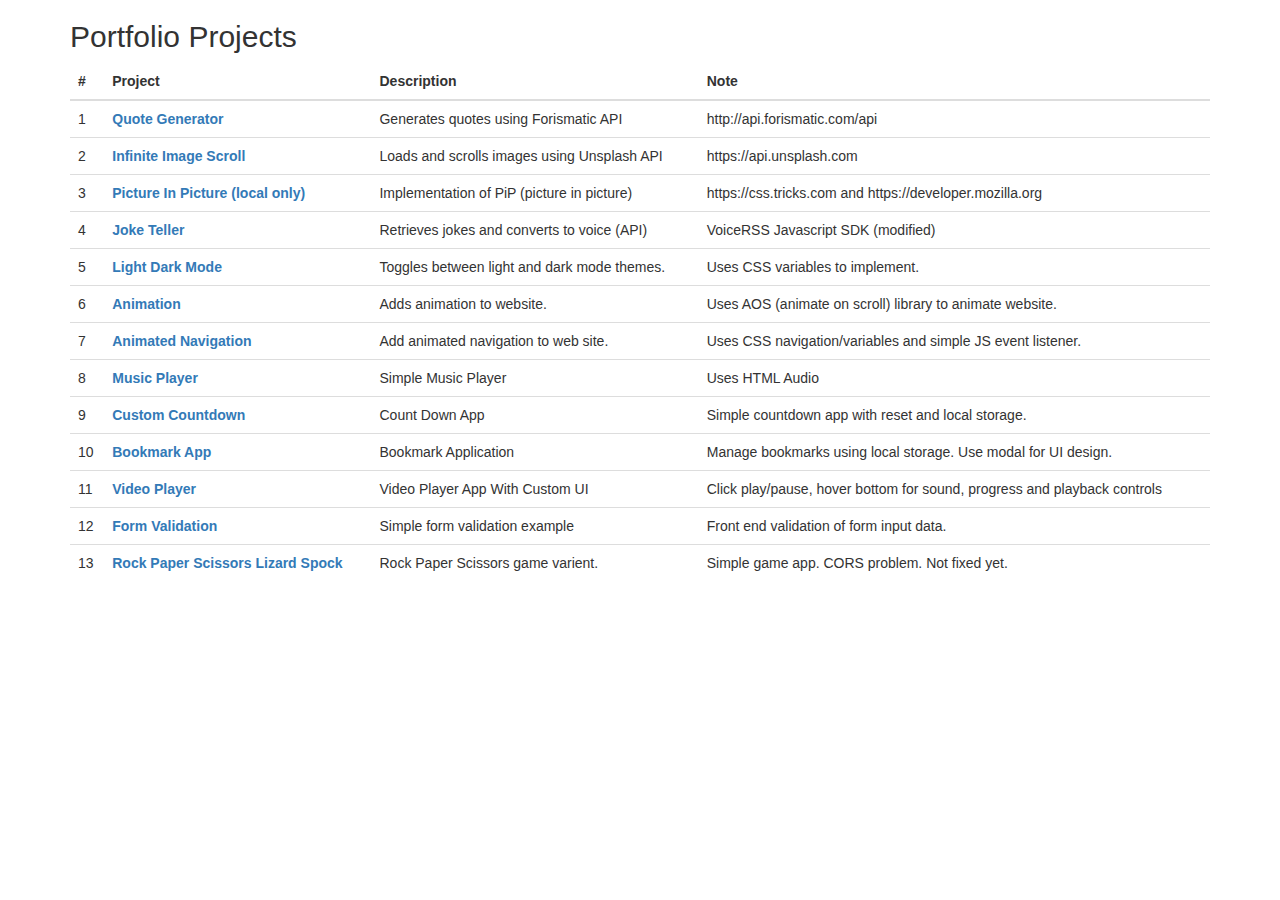
<file: index.html>
<!DOCTYPE html>
<html>
<head>
  <meta name="viewport" content="width=device-width, initial-scale=1">
  <link rel="stylesheet" href="https://maxcdn.bootstrapcdn.com/bootstrap/3.4.1/css/bootstrap.min.css">
  <script src="https://ajax.googleapis.com/ajax/libs/jquery/3.5.1/jquery.min.js"></script>
  <script src="https://maxcdn.bootstrapcdn.com/bootstrap/3.4.1/js/bootstrap.min.js"></script>
</head>
<body>

<div class="container">
  <h2>Portfolio Projects</h2>
  <p></p>
  <div class="table-responsive">
  <table class="table">
    <thead>
      <tr>
        <th>#</th>
        <th>Project</th>
        <th>Description</th>
        <th>Note</th>
      </tr>
    </thead>
    <tbody>
      <tr>
        <td>1</td>
        <td><a href="./quote-generator/quote_generator.html"><b>Quote Generator</b></a></td>
        <td>Generates quotes using Forismatic API</td>
        <td>http://api.forismatic.com/api</td>
      </tr>
      <tr>
        <td>2</td>
        <td><a href="./infinite-scroll/infinite_scroll.html"><b>Infinite Image Scroll</b></a></td>
        <td>Loads and scrolls images using Unsplash API</td>
        <td>https://api.unsplash.com</td>
      </tr>
      <tr>
        <td>3</td>
        <td><a href="./picture-in-picture/picture-in-picture.html"><b>Picture In Picture (local only)</b></a></td>
        <td>Implementation of PiP (picture in picture)</td>
        <td>https://css.tricks.com  and https://developer.mozilla.org</td>
      </tr>
      <tr>
        <td>4</td>
        <td><a href="./joke-teller/joke-teller.html"><b>Joke Teller</b></a></td>
        <td>Retrieves jokes and converts to voice (API)</td>
        <td>VoiceRSS Javascript SDK (modified)</td>
      </tr>
      <tr>
        <td>5</td>
        <td><a href="./light-dark-mode/light-dark-mode.html"><b>Light Dark Mode</b></a></td>
        <td>Toggles between light and dark mode themes.</td>
        <td>Uses CSS variables to implement.</td>
      </tr>
      <tr>
        <td>6</td>
        <td><a href="./animation/animation.html"><b>Animation</b></a></td>
        <td>Adds animation to website.</td>
        <td>Uses AOS (animate on scroll) library to animate website. </td>
      </tr>
      <tr>
        <td>7</td>
        <td><a href="./animated-navigation/animated-navigation.html"><b>Animated Navigation</b></a></td>
        <td>Add animated navigation to web site.</td>
        <td>Uses CSS navigation/variables and simple JS event listener. </td>
      </tr>
      <tr>
        <td>8</td>
        <td><a href="./music-player/music-player.html"><b>Music Player</b></a></td>
        <td>Simple Music Player</td>
        <td>Uses HTML Audio</td>
      </tr>
      <tr>
        <td>9</td>
        <td><a href="./custom-countdown/custom-countdown.html"><b>Custom Countdown</b></a></td>
        <td>Count Down App</td>
        <td>Simple countdown app with reset and local storage.</td>
      </tr>
      <tr>
        <td>10</td>
        <td><a href="./bookmark-app/bookmark-app.html"><b>Bookmark App</b></a></td>
        <td>Bookmark Application</td>
        <td>Manage bookmarks using local storage.  Use modal for UI design.</td>
      </tr>
      <tr>
        <td>11</td>
        <td><a href="./video-player/video-player.html"><b>Video Player</b></a></td>
        <td>Video Player App With Custom UI</td>
        <td>Click play/pause, hover bottom for sound, progress and playback controls</td>
      </tr>
      <tr>
        <td>12</td>
        <td><a href="./form-validation/form-validation.html"><b>Form Validation</b></a></td>
        <td>Simple form validation example</td>
        <td>Front end validation of form input data.</td>
      </tr>
      <tr>
        <td>13</td>
        <td><a href="./spock-rock-game/spock-rock-game.html"><b>Rock Paper Scissors Lizard Spock</b></a></td>
        <td>Rock Paper Scissors game varient.</td>
        <td>Simple game app.  CORS problem. Not fixed yet.</td>
      </tr>
    </tbody>
  </table>
  </div>
</div>
</body>
</html>
</file>
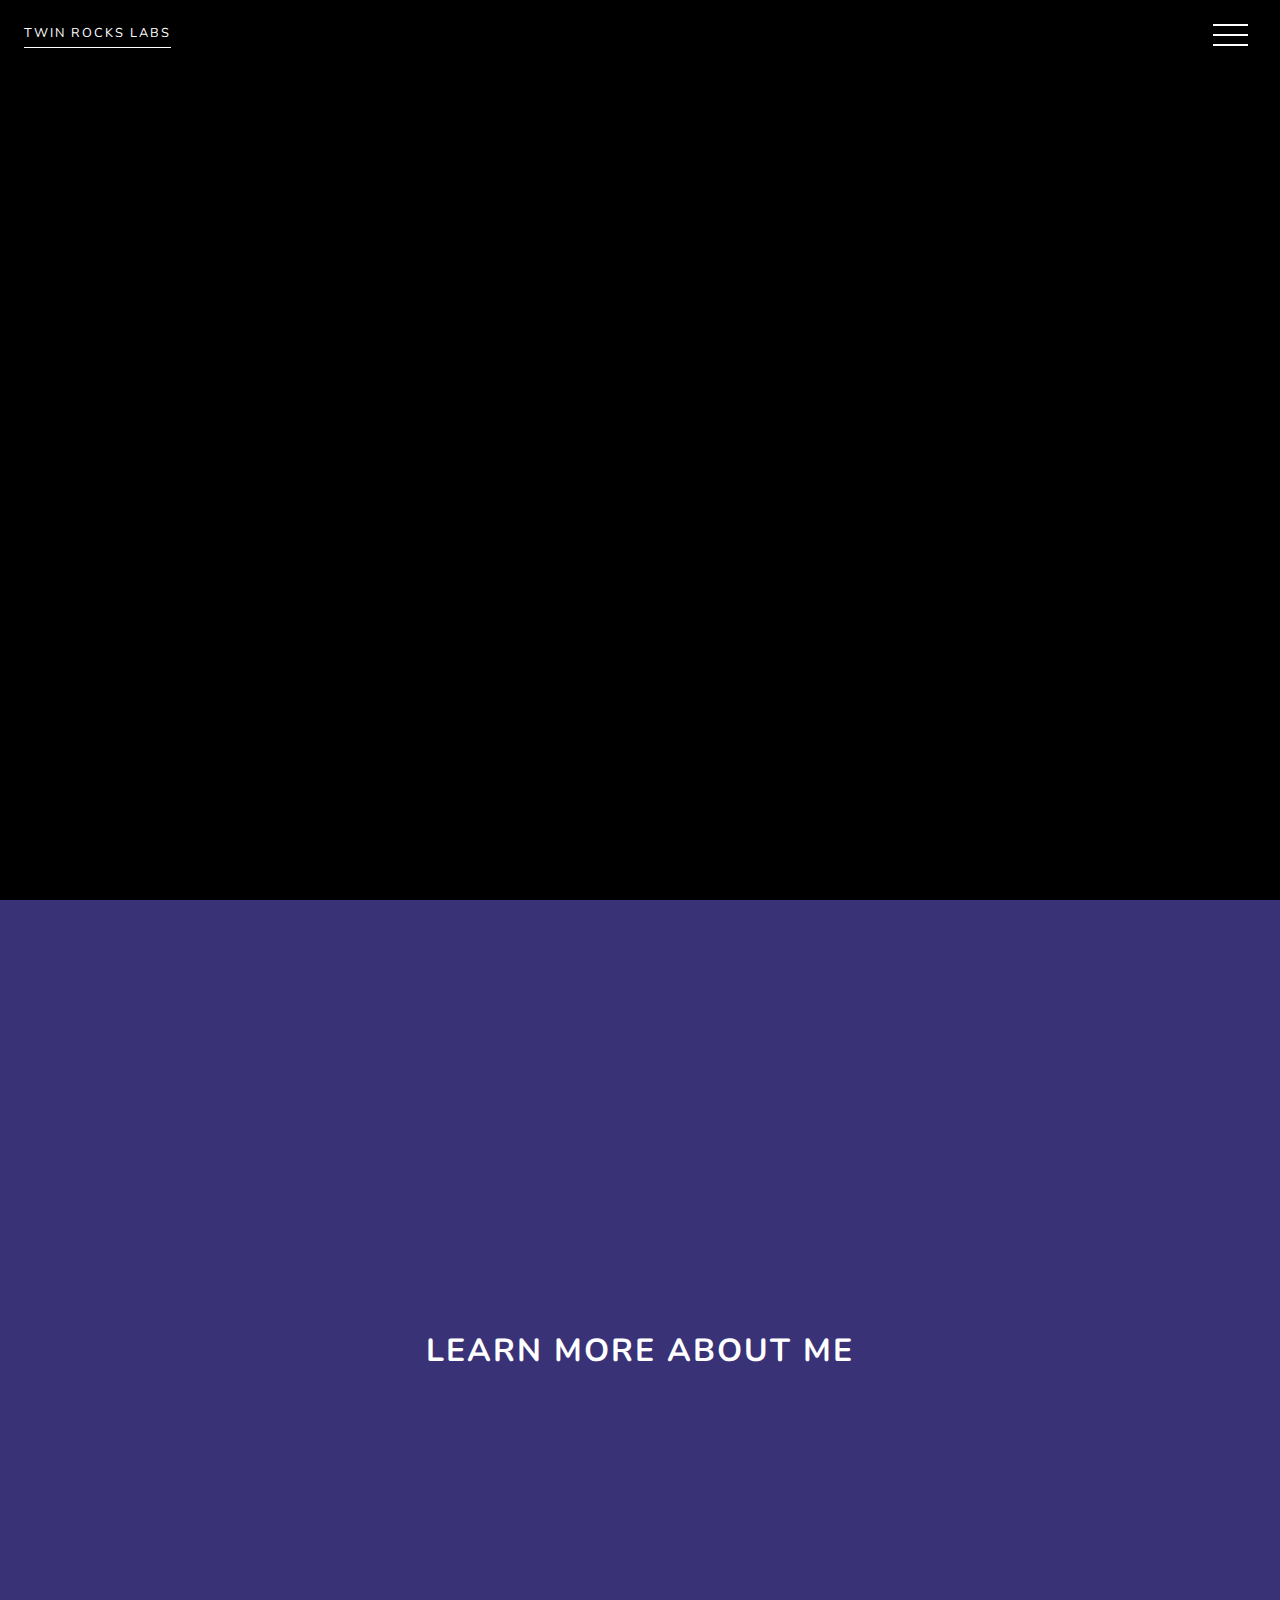
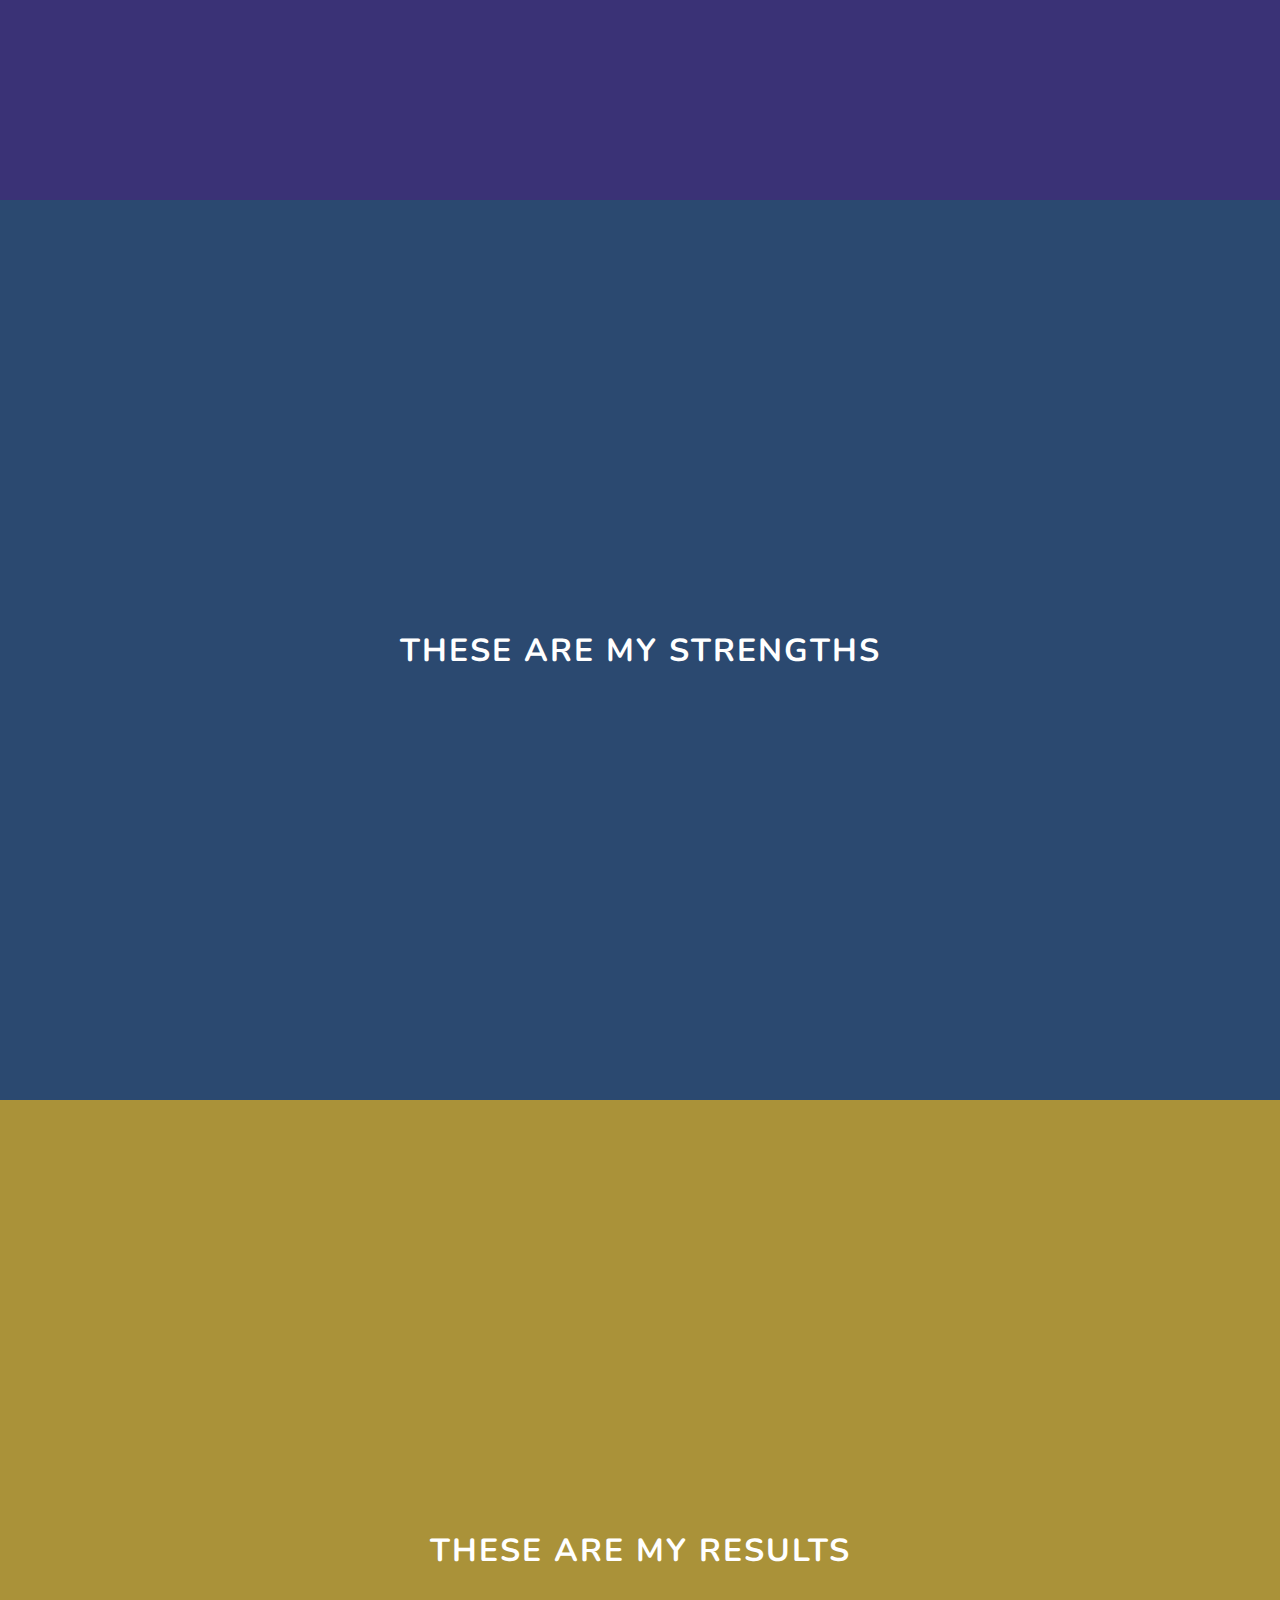
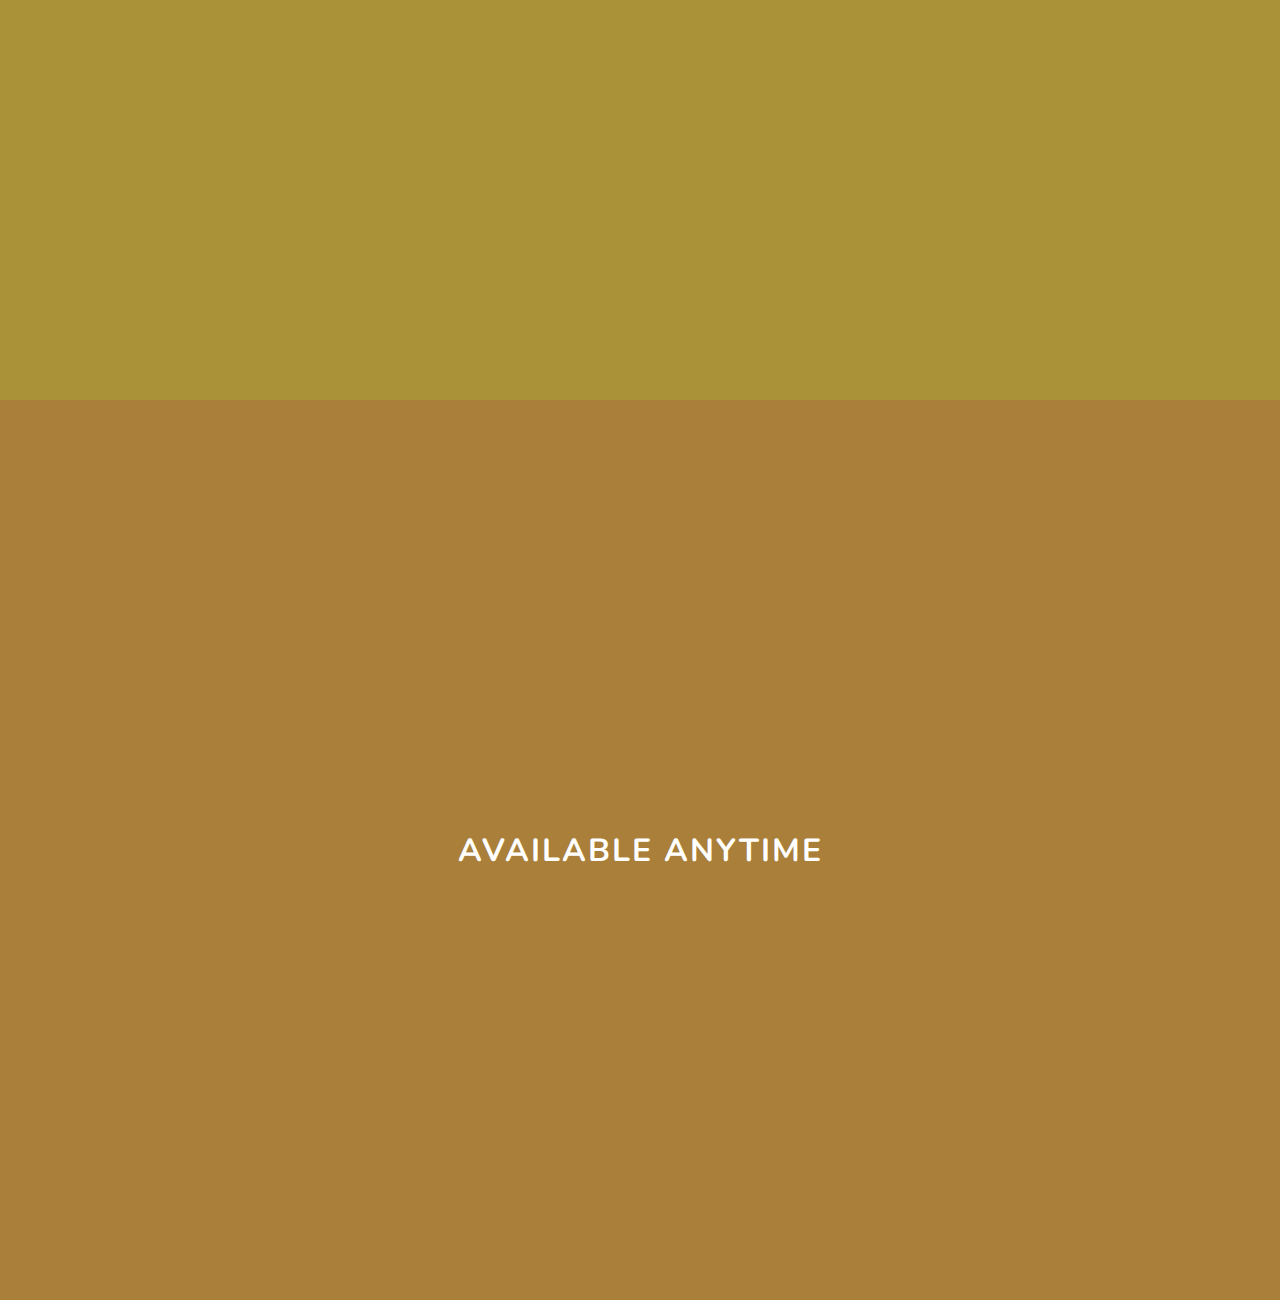
<file: animated-navigation/animated-navigation.html>
<!DOCTYPE html>
<html lang="en">
<head>
  <meta charset="UTF-8">
  <meta name="viewport" content="width=device-width, initial-scale=1.0">
  <title>Animated Navigation</title>
  <link rel="icon" type="image/png" href="favicon.png">
  <link rel="stylesheet" href="animated-navigation.css">
</head>
<body>
  <!-- Menu Overlay -->
  <div class="overlay overlay-slide-left" id="overlay">
    <!-- Menu Items -->
    <nav>
      <ul>
        <li id="nav-1" class="slide-out-1"><a href="#home">Home</a></li>
        <li id="nav-2" class="slide-out-2"><a href="#about">About</a></li>
        <li id="nav-3" class="slide-out-3"><a href="#skills">Skills</a></li>
        <li id="nav-4" class="slide-out-4"><a href="#projects">Projects</a></li>
        <li id="nav-5" class="slide-out-5"><a href="#contact">Contact</a></li>
      </ul>
    </nav>
  </div>
  <!-- Menu Bars -->
  <div class="menu-bars" id="menu-bars">
    <div class="bar1"></div>
    <div class="bar2"></div>
    <div class="bar3"></div>
  </div>
  <!-- Sections -->
  <section id="home"><a href="https://twinrockslabs.com" target="_blank">Twin Rocks Labs</a></section>
  <section id="about"><h1>Learn More About Me</h1></section>
  <section id="skills"><h1>These Are My Strengths</h1></section>
  <section id="projects"><h1>These Are My Results</h1></section>
  <section id="contact"><h1>Available Anytime</h1></section>
  <!-- Script -->
  <script src="animated-navigation.js"></script>
</body>
</html>
</file>
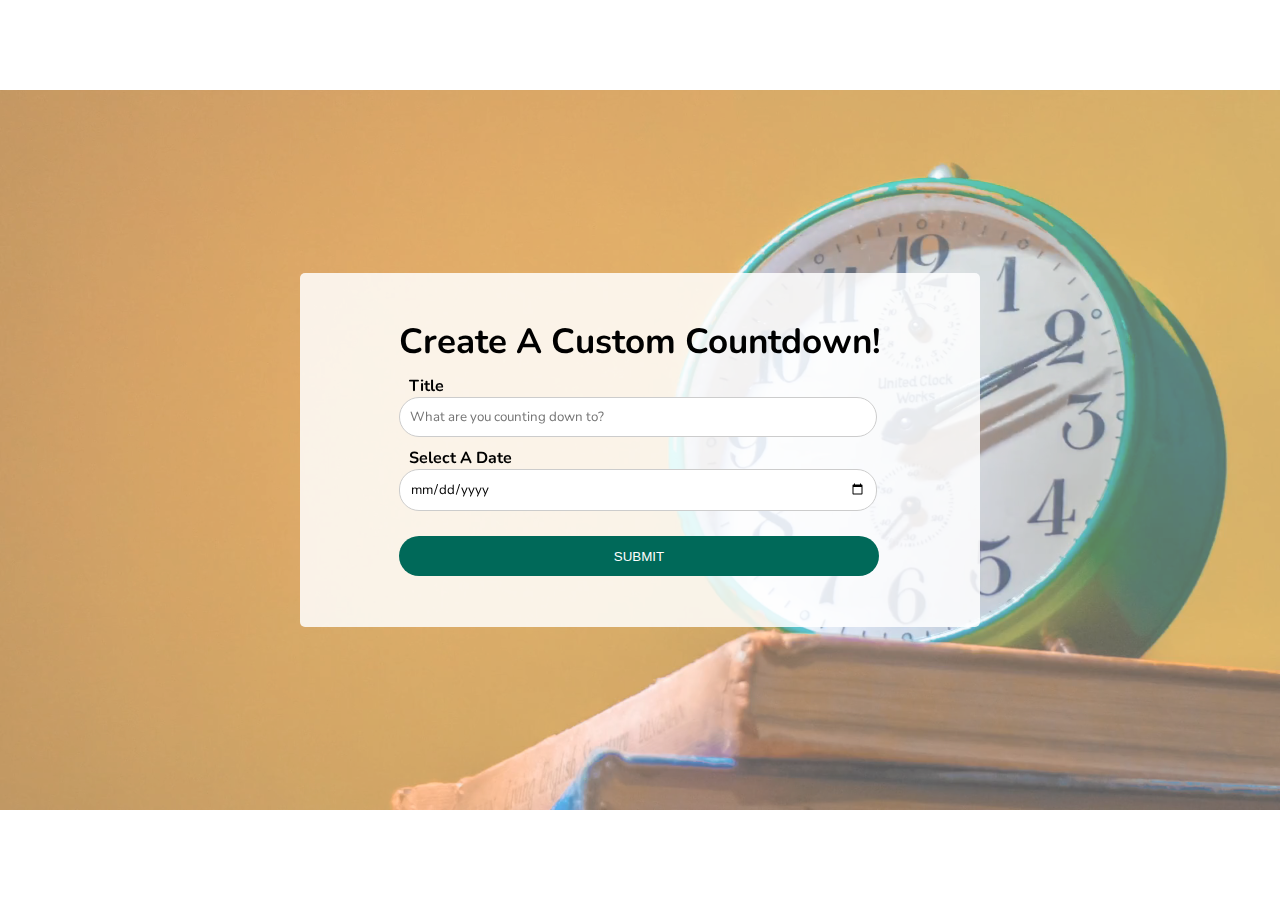
<file: custom-countdown/custom-countdown.html>
<!DOCTYPE html>
<html lang="en">
<head>
    <meta charset="UTF-8">
    <meta name="viewport" content="width=device-width, initial-scale=1.0">
    <title>Custom Countdown</title>
    <link rel="icon" type="image/png" href="favicon.png">
    <link rel="stylesheet" href="custom-countdown.css">
</head>
<body>
    <!-- video backround -->
    <video class="video-background" loop muted autoplay>
      <source src="time.mp4"></source>
    </video>
    <div class="video-overlay"></div>
    <!-- container -->
    <div class="container">
      <!-- input -->
      <div class="input-container" id="input-container">
        <h1>Create A Custom Countdown!</h1>
        <form class="form" id="countdownForm">
            <label for="title">Title</label>
            <input type="text" name="title" placeholder="What are you counting down to?">
            <label for="date-picker">Select A Date</label>
            <input type="date" id="date-picker">
            <button type="submit">Submit</button>
        </form>
      </div>
      <!-- Countdown -->
      <div class="countdown" id="countdown" hidden>
        <h1 id="countdown-title"></h1>
        <ul> <!-- only place where using spans, don't need to assign individ id -->
          <li><span></span>Days</li>
          <li><span></span>Hours</li>
          <li><span></span>Minutes</li>
          <li><span></span>Seconds</li>
        </ul>
        <button id="countdown-button">Reset</button>
      </div>
      <!-- complete -->
      <div class="complete" id="complete" hidden>
        <h1 class="complete-title">Countdown Complete!!!</h1>
        <h1 id="complete-info"></h1>
        <button id="complete-button">New Countdown</button>
      </div>
    </div>
    <!-- Script -->
    <script src="custom-countdown.js"></script>
</body>
</html>
</file>
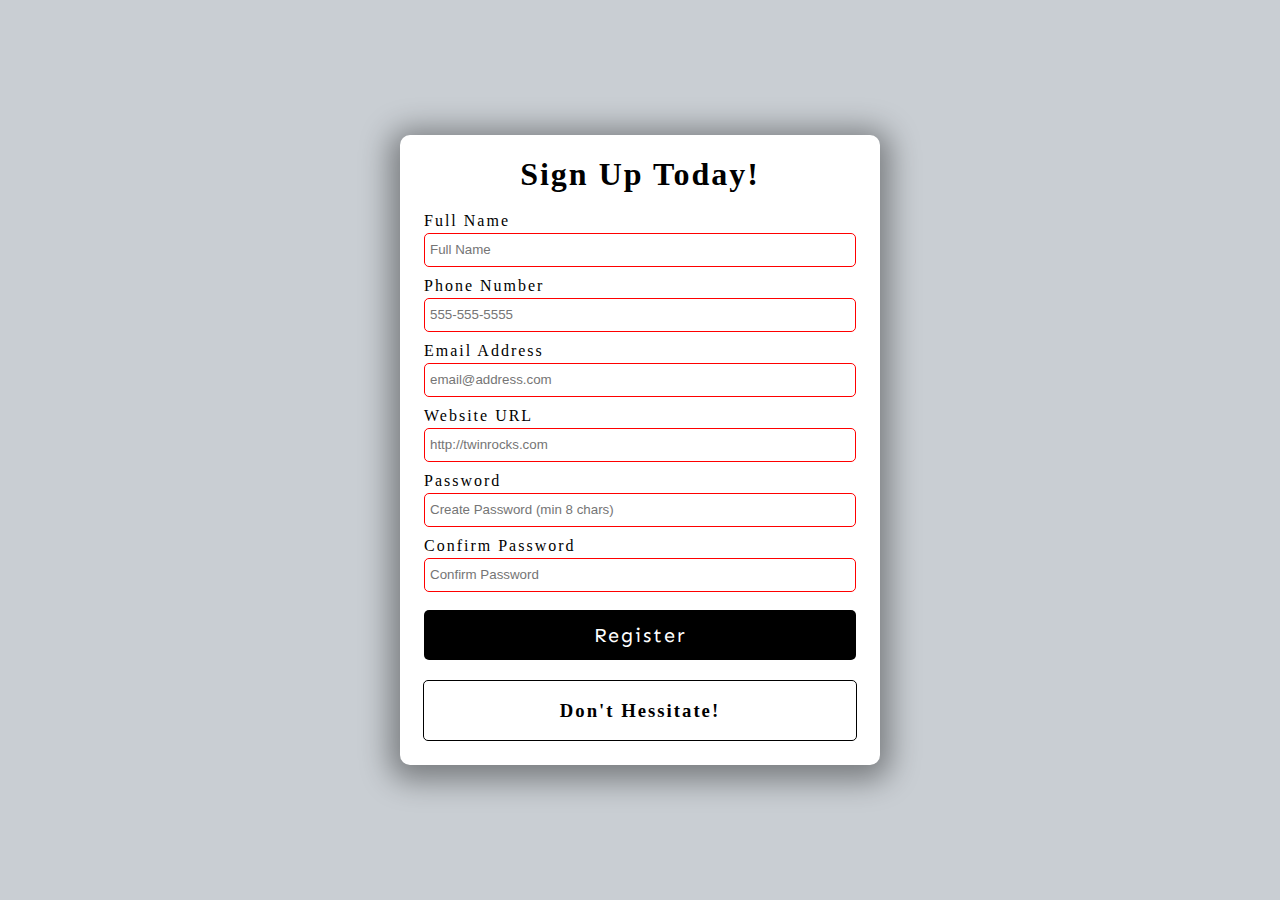
<file: form-validation/form-validation.html>
<!DOCTYPE html>
<html lang="en">
<head>
  <meta charset="UTF-8">
  <meta name="viewport" content="width=device-width, initial-scale=1.0">
  <title>Form Validation</title>
  <link rel="icon" type="image/png" href="favicon.png">
  <link rel="stylesheet" href="form-validation.css">
</head>
<body>
  <div class="container">
    <h1>Sign Up Today!</h1>
    <!-- form -->
    <!-- <form id="form" novalidate> set to novalidate to bypass html validation-->
    <form id="form">
      <!-- full name -->
      <div class="form-group">
        <label for="name">Full Name</label>
        <input type="text" id="name" placeholder="Full Name" name="name"
               required minlength="3" maxlength="100">
      </div>
      <!-- phone number -->
      <div class="form-group">
        <label for="phone">Phone Number</label>
        <input type="tel" id="phone" placeholder="555-555-5555" name="phone"
               required pattern="[0-9]{3}-[0-9]{3}-[0-9]{4}">
      </div>
      <!-- email address -->
      <div class="form-group">
        <label for="email">Email Address</label>
        <input type="email" id="email" placeholder="email@address.com" name="email"
               required>
      </div
      <!-- website url -->
      <div class="form-group">
        <label for="website">Website URL</label>
        <input type="url" id="website" placeholder="http://twinrocks.com" name="website"
               required>
      </div>
      <!-- password -->
      <!-- prob with html password validation, it can pass with 2 different passwords -->
      <!-- need to add JS validation -->
      <div class="form-group">
        <label for="password1">Password</label>
        <input type="password" id="password1" placeholder="Create Password (min 8 chars)"
               required pattern="^(?=.*\d)(?=.*[a-z])(?=.*[A-Z])(?=.*[a-zA-Z]).{8,}$"
               title="Please include at least 1 uppercase char, 1 lower case char and 1 number">
      </div>
      <!-- confirm password -->
      <div class="form-group">
        <label for="password2">Confirm Password</label>
        <input type="password" id="password2" placeholder="Confirm Password" name="password"
               required pattern="^(?=.*\d)(?=.*[a-z])(?=.*[A-Z])(?=.*[a-zA-Z]).{8,}$"
               title="Please include at least 1 uppercase char, 1 lower case char and 1 number">
      </div>
      <button type="submit">Register</button>
    </form>
    <!-- error/success message -->
    <div class="message-container">
      <h3 id="message">Don't Hessitate!</h3>
    </div>
  </div>
  <!-- <script -->
  <script src="form-validation.js"></script>
</body>
</html>
</file>
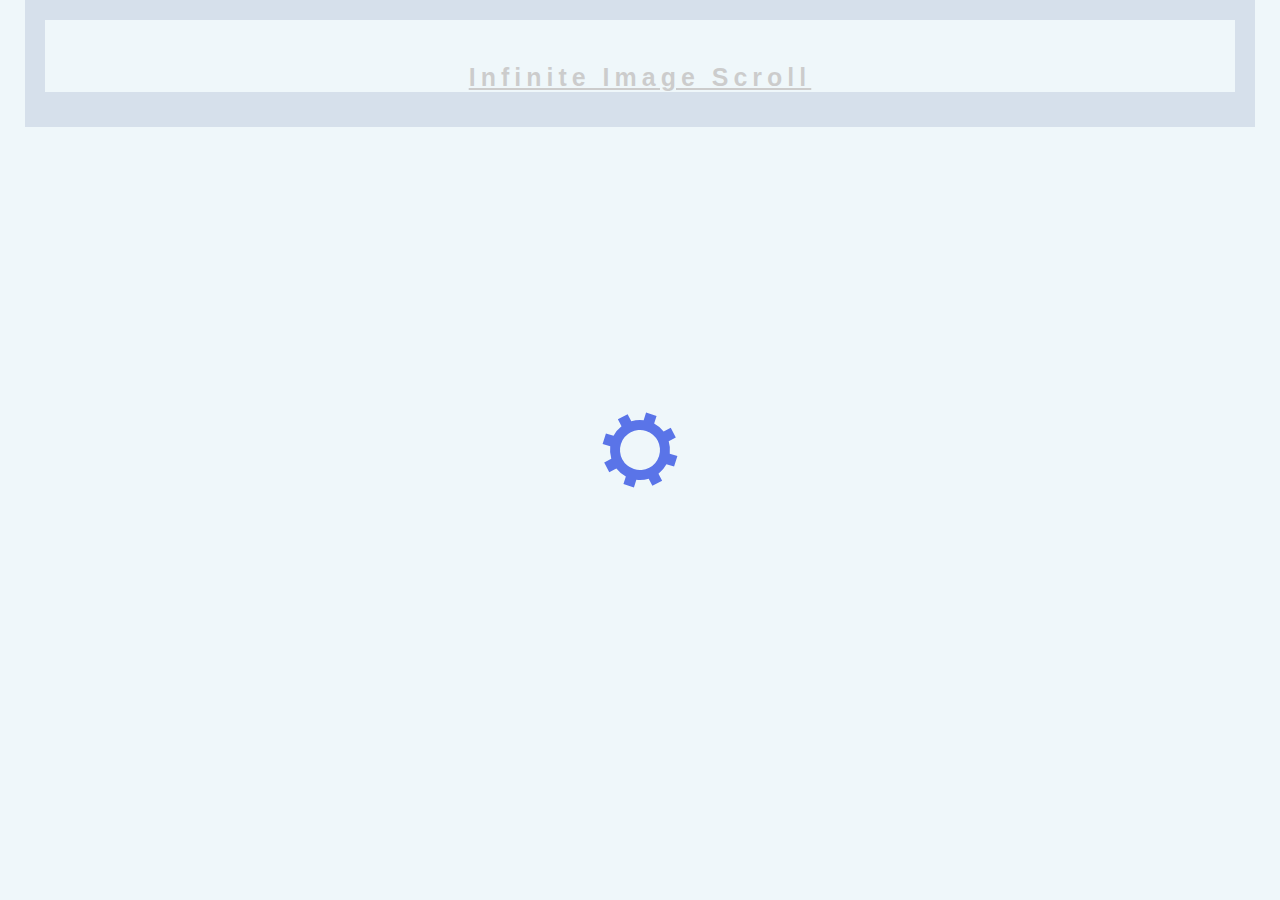
<file: infinite-scroll/infinite_scroll.html>
<!DOCTYPE html>
<html lang="en">
<head>
  <meta charset="UTF-8">
  <meta name="viewport" content="width=device-width, initial-scale=1.0">
  <title>Infinite Scroll</title>
  <link rel="icon" type="image/png" href="favicon.png">
  <link rel="stylesheet" href="infinite_scroll.css">
</head>
<body>
  <div id="pageBorder" >
    <div class="inside-border" >

        <!-- Title -->
        <br>
        <h1>Infinite Image Scroll</h1>

        <!-- ============================================== -->
        <!-- Debug Note:  comment loader div, uncomment images to restyle page
        If you don't you will hit the max image limit of unsplash and not be
        able to load images for 24 hours.  Maybe find alternative. -->
        <!-- ============================================== -->

        <!-- Loader -->
        <div class="loader" id="loader">
          <img src="loader.svg" alt="Loading">
        </div>

        <!-- images -->
        <div class="image-container" id="image-container">
          <!-- <img src="test_image_creek_bridge.jpeg" alt="">
          <img src="test_image_creek_bridge.jpeg" alt="">
          <img src="test_image_creek_bridge.jpeg" alt="">
          <img src="test_image_creek_bridge.jpeg" alt="">
          <img src="test_image_creek_bridge.jpeg" alt=""> -->
        </div>

      </div>
  </div>

  <!-- <script -->
  <script src="infinite_scroll.js"></script>
</body>
</html>
</file>
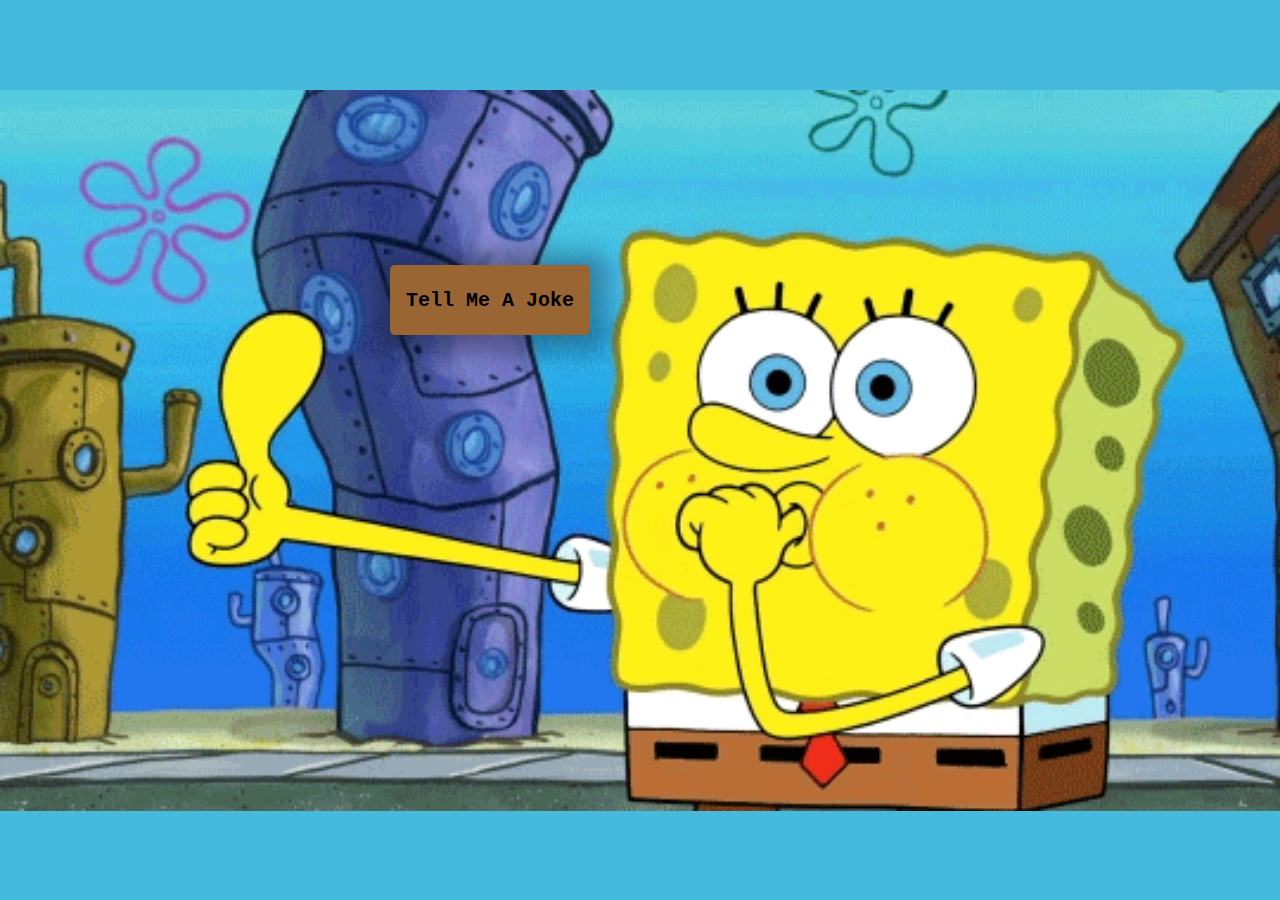
<file: joke-teller/joke-teller.html>
<!DOCTYPE html>
<html lang="en">
<head>
    <meta charset="UTF-8">
    <meta name="viewport" content="width=device-width, initial-scale=1.0">
    <title>Joke Teller</title>
    <link rel="icon" type="image/png" href="favicon.png">
    <link rel="stylesheet" href="joke-teller.css">
</head>
<body>
  <div class="container">
    <button id="button">Tell Me A Joke</button>
    <audio id="audio" controls hidden></audio>
  </div>
    <!-- Script -->
    <script src="joke-teller-voice.js"></script>
    <script src="joke-teller.js"></script>

</body>
</html>
</file>
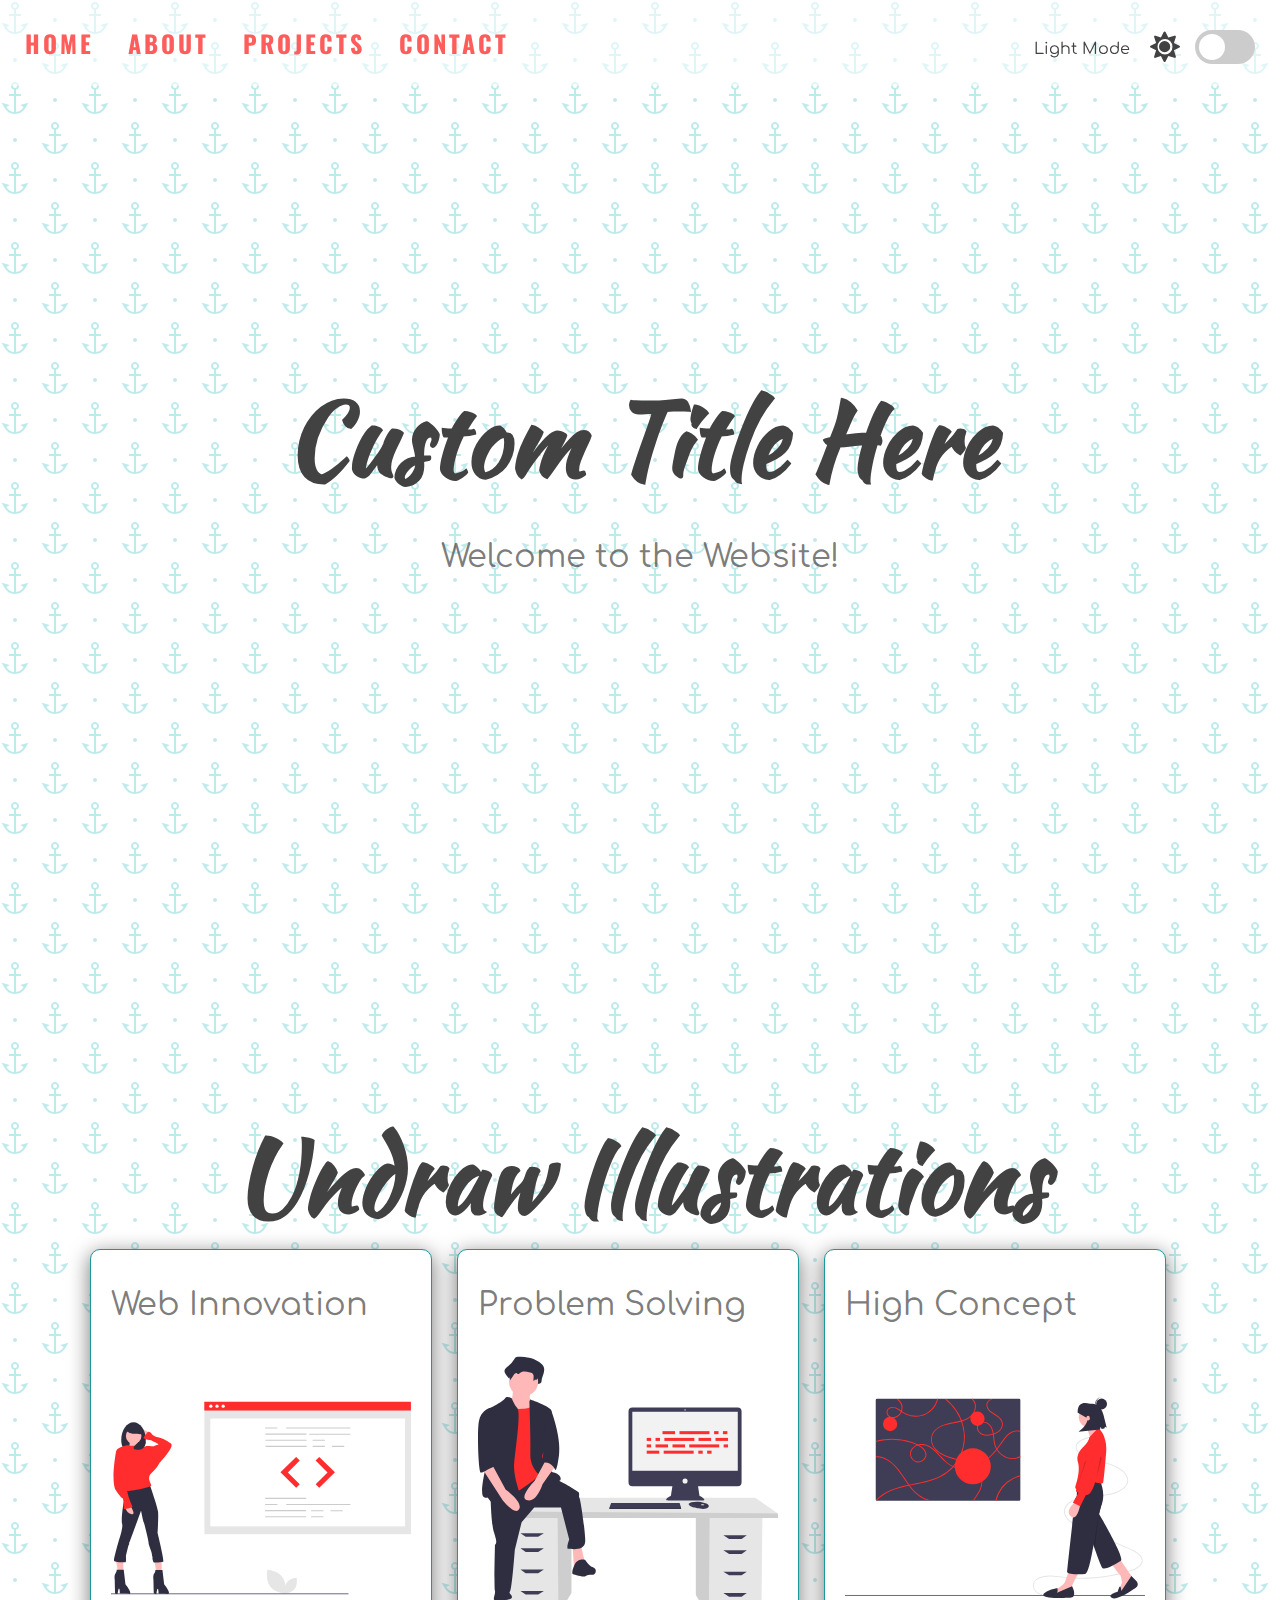
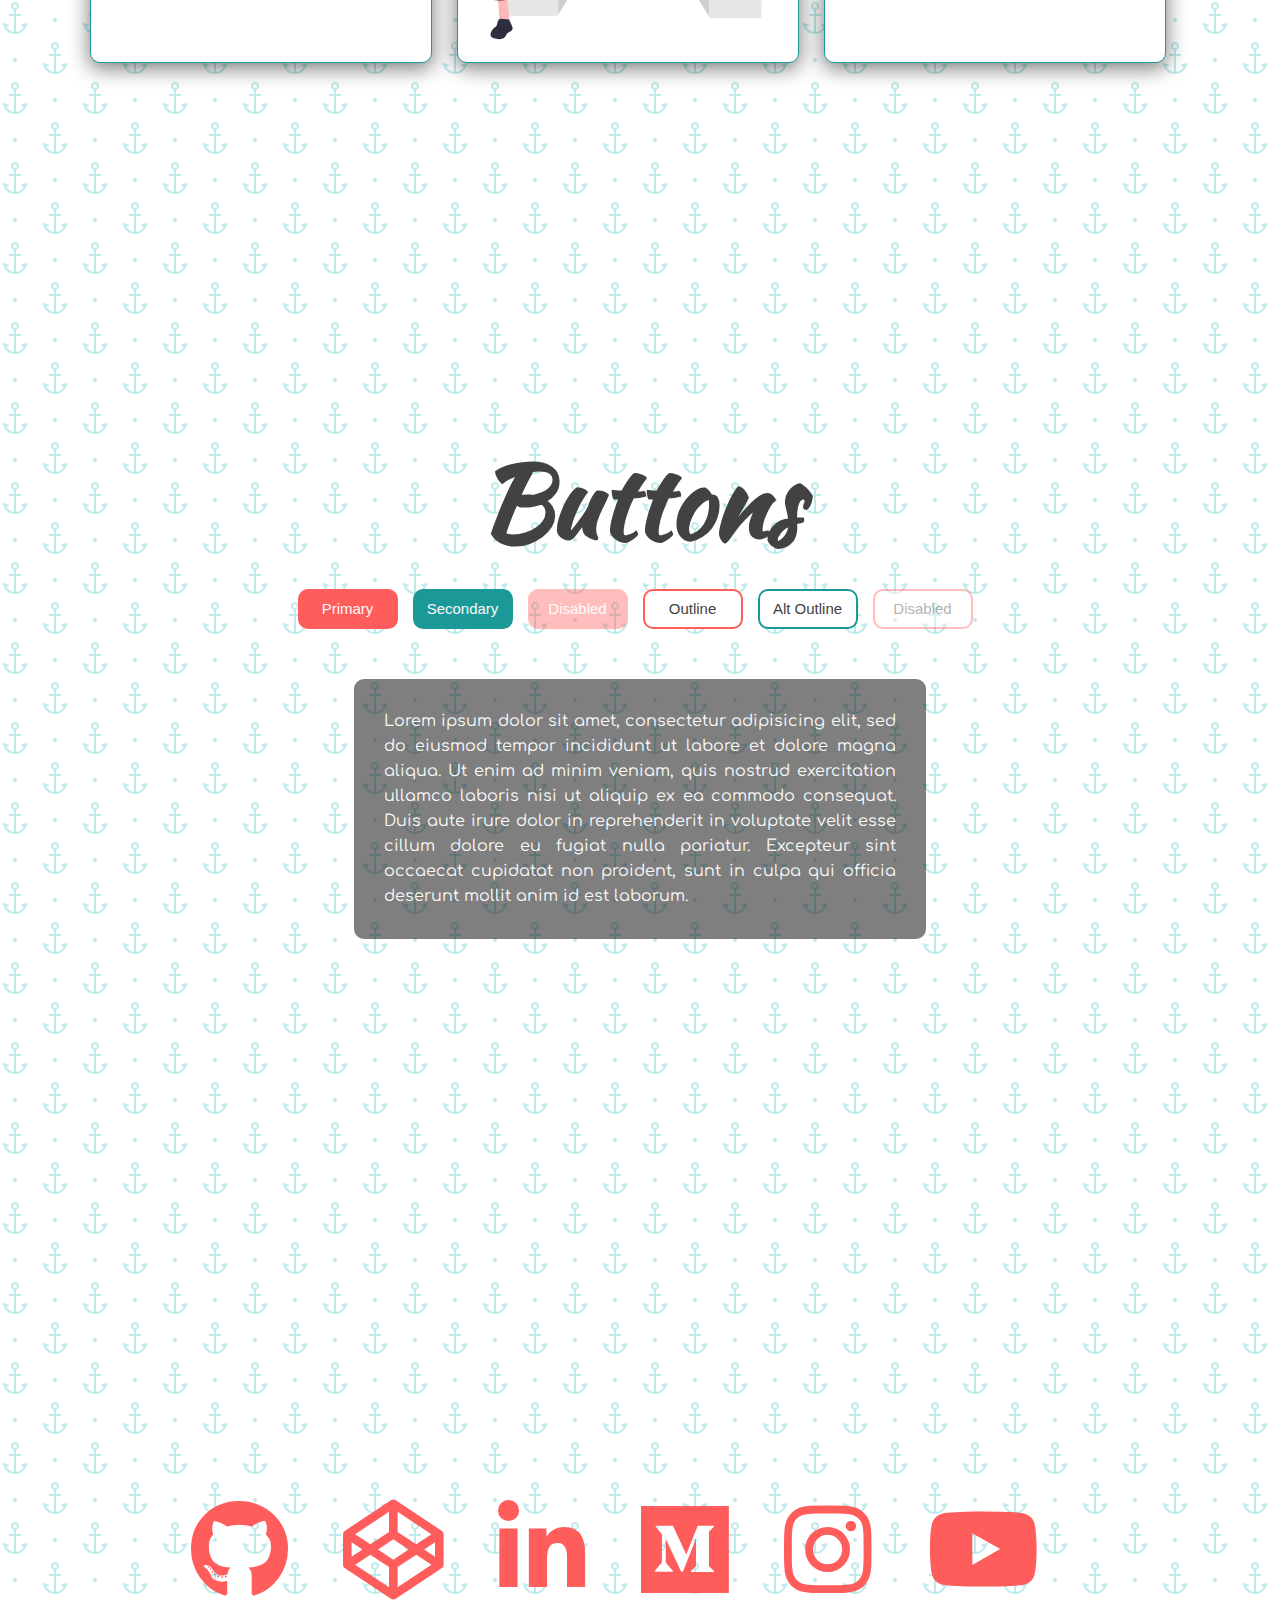
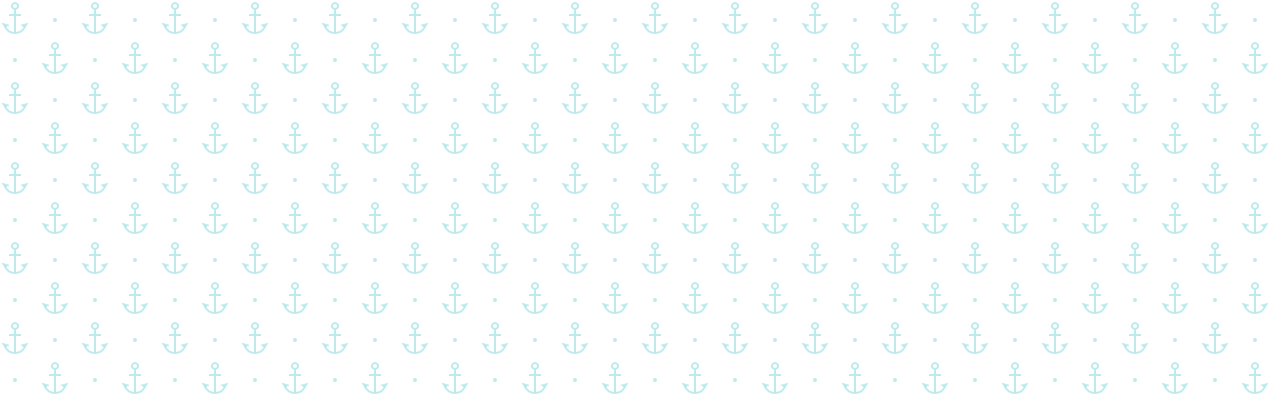
<file: light-dark-mode/light-dark-mode.html>
<!DOCTYPE html>
<html lang="en">
<head>
    <meta charset="UTF-8">
    <meta name="viewport" content="width=device-width, initial-scale=1.0">
    <title>Light Dark Mode</title>
    <link rel="icon" type="image/png" href="favicon.png">
    <link rel="stylesheet" href="https://cdnjs.cloudflare.com/ajax/libs/font-awesome/5.10.2/css/all.min.css"/>
    <link rel="stylesheet" href="light-dark-mode.css">
</head>

<body>
  <!-- dark mode switch -->
  <div class="theme-switch-wrapper">
    <span id="toggle-icon">
      <span class="toggle-text">Light Mode</span>
      <i class="fas fa-sun"></i>
    </span>
    <label class="theme-switch">
      <input type="checkbox">
      <div class="slider round"></div>
    </label>
  </div>

  <!-- Navigation -->
  <nav id="nav">
    <a href="#home">HOME</a>
    <a href="#about">ABOUT</a>
    <a href="#projects">PROJECTS</a>
    <a href="#contact">CONTACT</a>
  </nav>

    <!-- Home Section -->
    <section id="home">
      <div class="title-group">
        <h1>Custom Title Here</h1>
        <h2>Welcome to the Website!</h2>
      </div>
    </section>
    <!-- About Section -->
    <section id="about">
      <h1>Undraw Illustrations</h1>
      <div class="about-container">
        <div class="image-container">
          <h2>Web Innovation</h2>
          <img src="img/undraw_proud_coder_light.svg" alt="Proud Coder" id="image1">
        </div>

        <div class="image-container">
          <h2>Problem Solving</h2>
          <img src="img/undraw_feeling_proud_light.svg" alt="Feeling" id="image2">
        </div>

        <div class="image-container">
          <h2>High Concept</h2>
          <img src="img/undraw_conceptual_idea_light.svg" alt="Idea" id="image3">
        </div>
      </div>
    </section>

    <!-- Projects Section -->
    <section id="projects">
      <h1>Buttons</h1>
      <div class="buttons">
        <button class="primary">Primary</button>
        <button class="secondary">Secondary</button>
        <button class="primary" disabled>Disabled</button>
        <button class="outline">Outline</button>
        <button class="secondary outline">Alt Outline</button>
        <button class="outline" disabled>Disabled</button>
      </div>

      <div class="text-box" id="text-box">
        <p>Lorem ipsum dolor sit amet, consectetur adipisicing elit, sed do eiusmod tempor incididunt ut labore et dolore magna aliqua. Ut enim ad minim veniam, quis nostrud exercitation ullamco laboris nisi ut aliquip ex ea commodo consequat. Duis aute irure dolor in reprehenderit in voluptate velit esse cillum dolore eu fugiat nulla pariatur. Excepteur sint occaecat cupidatat non proident, sunt in culpa qui officia deserunt mollit anim id est laborum.</p>
      </div>

    </section>

    <!-- Contact Section -->
    <section id="contact">
      <div class="social-icons">
        <i class="fab fa-github"></i>
        <i class="fab fa-codepen"></i>
        <i class="fab fa-linkedin-in"></i>
        <i class="fab fa-medium"></i>
        <i class="fab fa-instagram"></i>
        <i class="fab fa-youtube"></i>
      </div>
    </section>

    <!-- Script -->
    <script src="light-dark-mode.js"></script>
</body>
</html>
</file>
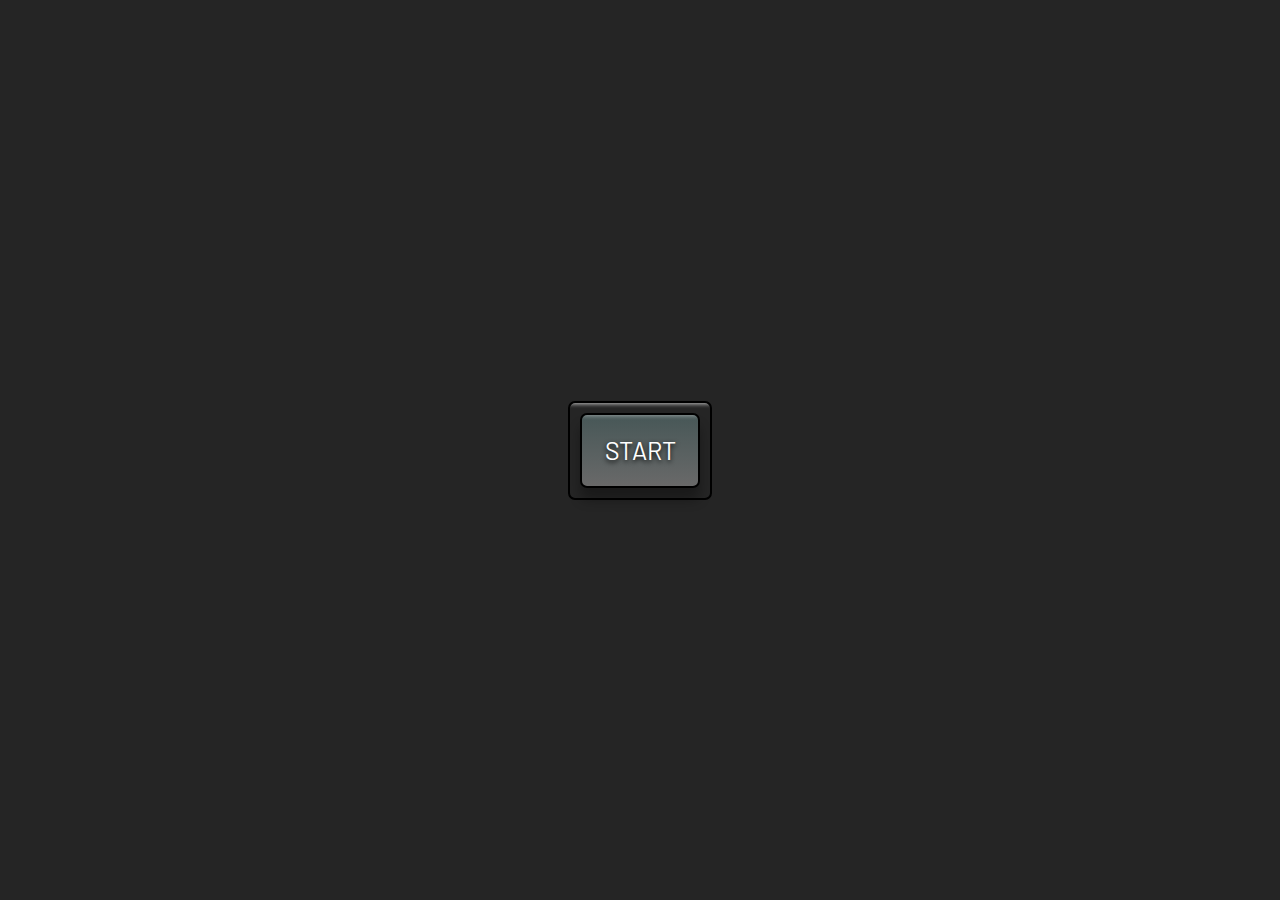
<file: picture-in-picture/picture-in-picture.html>
<!DOCTYPE html>
<html lang="en">
<head>
  <meta charset="UTF-8">
  <meta name="viewport" content="width=device-width, initial-scale=1.0">
  <link rel="icon" type="image/png" href="favicon.png">
  <title>Picture In Picture</title>
  <link rel="stylesheet" href="picture-in-picture.css">
</head>
<body>

  <!-- Video -->
  <video id="video" controls height="360" width = "640" hidden ></video>

  <!-- Button -->
  <div class="button-container">
    <button id="button">START</button>
  </div>

  <!-- <script -->
  <script src="picture-in-picture.js"></script>

</body>
</html>
</file>
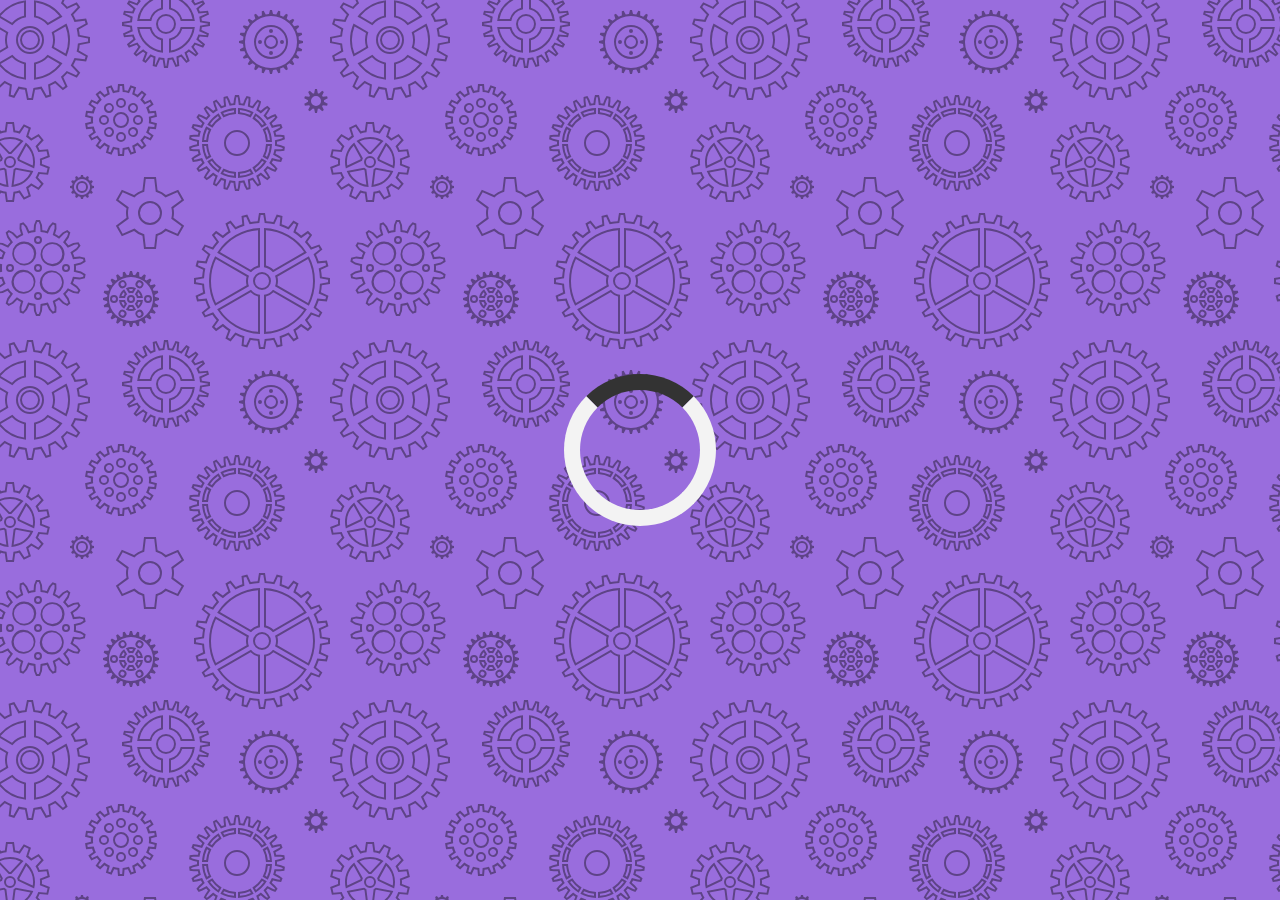
<file: quote-generator/quote_generator.html>
<!DOCTYPE html>
<html lang="en">
<head>
    <meta charset="UTF-8">
    <meta name="viewport" content="width=device-width, initial-scale=1.0">
    <title>Quote Generator</title>
    <link rel="icon" type="image/png" href="favicon.png">
    <link rel="stylesheet" href="https://cdnjs.cloudflare.com/ajax/libs/font-awesome/5.10.2/css/all.min.css"/>
    <link rel="stylesheet" href="quote_generator.css">
</head>
<body>
    <div class="quote-container" id="quote-container">
        <!-- Quote -->
        <div class="quote-text">
            <i class="fas fa-quote-left"></i>
            <span id="quote"></span>
        </div>
        <!-- Author -->
        <div class="quote-author">
            <span id="author"></span>
        </div>
        <!-- Buttons -->
        <div class="button-container">
            <button class="twitter-button" id="twitter" title="Tweet This!">
                <i class="fab fa-twitter"></i>
            </button>
            <button id="new-quote">New Quote</button>
        </div>
    </div>
    <!-- Loader -->
    <div class="loader" id="loader"></div>
    <!-- Script -->
    <script src="quote_generator.js"></script>
</body>
</html>
</file>
<file: custom-countdown/custom-countdown.css>
@import url('https://fonts.googleapis.com/css2?family=Nunito&display=swap');

html {
  box-sizing: border-box;
}

body {
  margin: 0;
  min-height: 100vh;
  overflow-y: hidden;
  display: flex;
  align-items: center;
  font-family: Nunito, sans-serif;
}

/* Video Background */
.video-background {
  position: fixed;
  right: 0;
  bottom: 0;
  width: 100vw;  /* viewport width */
  height: auto;
}

video {
  position: absolute;
  top: 50%;
  left: 50%;
  transform: translate(-50%, -50%);
}

.video-overlay {
  position: fixed;
  left: 0;
  top: 0;
  height: 100vh;
  width: 100vw;
  background: rgba(255, 255, 255, 0.35);
}

/* Container */
.container {
  min-width: 580px;
  min-height: 304px;
  color: black;
  margin: 0 auto;
  padding: 25px 50px;
  border-radius: 5px;
  z-index: 2;
  display: flex;
  justify-content: center;
  background: rgba(255, 255, 255, 0.85);  /* 85% of color of white opacity*/
}

.input-container {
  position: relative;
  top: 20px;
}

h1 {
  font-size: 35px;
  text-align: center;
  margin-top: 0;
  margin-bottom: 10px;
}

/* Form */
.form {
  width: 480px;
}

label {
  font-weight: bold;
  margin-left: 10px;
}

input {
  width: 95%;
  margin-bottom: 10px;
  padding: 10px;
  border: 1px solid #ccc;
  border-radius: 20px;
  background: #fff;
  outline: none;
  font-family: Nunito, sans-serif;
}

/* Button */
button {
  width: 100%;
  height: 40px;
  border-radius: 20px;
  margin-top: 15px;
  border: none;
  text-transform: uppercase;
  background: #006959;
  color: white;
  cursor: pointer;
  outline: none;
}

button:hover {
  filter: brightness(110%);
}


/* Countdown */
ul {
  margin-left: -45px;
}

li {
  display: inline-block;  /* one line, left to right */
  font-size: 30px;
  list-style-type: none;  /* removes default bullet points */
  padding: 10px;
  text-transform: uppercase;
}

li span {
  display: block;
  font-size: 80px;
  text-align: center;
}

/* Complete */
.complete {
  position: relative;
  top: 60px;
}

.complete-title {
  animation: complete 4s infinite;
}

/* create animation rainbow colors : red, yellow, green, purple*/
@keyframes complete {
  0% {
    color: rgba(233,13,13);
  }
  25% {
    color: rgba(233,211,13);
  }
  50% {
    color: rgba(64,233,13);
    transform: scale(1.5);
  }
  75% {
    color: rgba(0,38,253);
  }
  100% {
    color: rgba(194,0,253);
  }
}

/* All media queries need to be at bottom so they have hte last word on properties */
/* Media Query: Large Smartphone (Vertical) */
@media screen and (max-width: 600px) {
  .video-background {
    height:100vh;
    width: 100vw;
  }

  video {
    object-fit: cover;  /* fit container without distorting image */
    object-position: 70%; /* shift horizontally so clock fits on mobile screen */
    margin-top: -1px;
  }

  .container {
    min-width: unset;  /* need to resize width for mobile */
    width: 96vw;
    min-height: 245px;
    padding: 20px;
    margin: 10px;
  }

  .input-container {
    top: unset;
  }

  .countdown {
    position: relative;
    top: 10px;
  }

  .form {
    width: unset;
  }

  input {
    width: 93%;
  }

  h1 {
    font-size: 20px;
  }

  li {
    font-size: 15px;
  }

  li span {
    font-size: 40px;
  }
}
</file>
<file: form-validation/form-validation.css>
@import url('https://fonts.googleapis.com/css2?family=Sen&display=swap');

html {
  box-sizing: border-box;
}

body {
  margin: 0;
  min-height: 100vh;
  font-famly: Sen, sans-serif;
  letter-spacing: 2px;  /* space each letter 2 pixels apart*/
  display: flex;        /* use flexbox */
  align-items: center;
  justify-content: center;
  background: #c9ced3;
}

.container {
  width: 480px;
  height: 630px;
  background: white;
  display: flex;
  flex-direction: column;  /* organize from top to bottom instead of default left to right */
  align-items: center;
  border-radius: 10px;    /* round corners */
  box-shadow: 0 5px 30px 10px rgba(0,0,0,0.4); /* h offseet, v offset, blurr, spread, color : make container float on background */
}

/* form */
form {
  width: 90%;
}

.form-group {
  height: 65px;
}

label {
  position: relative;
  bottom: 3px;
}

input {
  width: 100%;
  height: 34px;
  padding: 5px;
  border: 1px solid black;
  border-radius: 5px;
  outline: none;
  box-sizing: border-box;  /* ignor padding spacing, not allow width more than 100% */
  transition: all 0.3s;    /* instead of instantly changing colors, transition in 0.3 s */
}
/* use pseudo class valid/invalid to change borders based on validity */
input:valid {
  border: 1px solid green;
}
input:invalid {
  border: 1px solid red;
}

button {
  cursor: pointer;  /* turn into finger in glove */
  color: white;
  background: black;
  border: none;
  border-radius: 5px;
  height: 50px;
  width: 100%;
  font-family: Sen, sans-serif;  /* buttons have their own font, have to repeat here. */
  font-size: 20px;
  letter-spacing: 2px;
  margin-top: 5px;
}
button:hover {
  filter: brightness(200%);
  background: rgb(22, 22, 22);  /* lighten color */
}
button:focus {
  outline: none;  /* get rid of blue outline on button */
}

.message-container {
  border: 1px solid black;  /* will have to change in JS, can use pseudo class like input did for valid/invalid */
  border-radius: 5px;
  width: 90%;  /* outside of form so must be 90 and not 100 */
  margin-top: 20px;
  display: flex;
  justify-content: center;
  color: black;   /* going to also change in JS later */
}
</file>
<file: infinite-scroll/infinite_scroll.css>
<link href="https://fonts.googleapis.com/css2?family=Bebas+Neue&display=swap" rel="stylesheet">


html {
  box-sizing: border-box;
}

body {
  margin: 0;
  min-height: 100vh;
  font-family: Bebas Neue, sans-serif;
  background: lightblue;
}

h1 {
  text-align: center;
  margin-top: 25px;
  margin-bottom: 15px;
  font-size: 25px;
  letter-spacing: 5px;
  text-decoration: underline;
}

/* loader */
.loader {
  position:fixed;
  top:0;
  bottom:0;
  left:0;
  right:0;
  background: rgba(255, 255, 255, 0.8);
}

.loader img {
  position: fixed;
  top: 50%;
  left: 50%;
  transform: translate(-50%, -50%);
}

/* image container */
.image-container {
  margin: 10px 30%;
}

.image-container img {
  width: 100%;
  margin-top: 5px;
}

@media screen and (max-width: 600px) {
  h1 {
    font-size: 16px;
  }
  .image-container {
    margin: 10px;
  }
}

/* page border */
#pageBorder{
   /* background-image: url(file.png); */
    background-color: #336699;
    width: 93%;
    margin: 0 auto;
    padding: 20px; /*Border size*/
}
.inside-border {
    background-color: lightblue;
}
</file>
<file: joke-teller/joke-teller.css>
/* ROBOT.GIF from Giphy - https://giphy.com/gifs/robot-cinema-4d-eyedesyn-3o7abtn7DuREEpsyWY */

html {
  box-sizing: border-box;
}

body{
  margin: 0;
  background: #45badd;
}

.container {
  /* dynamically scale to side of view port (window) using vh */
  height: 100vh;
  width: 100vw;
  display:flex;
  flex-direction: column;  /* top-bottom instead of left-right */
  justify-content: center;
  align-items: center;
  background: url('./sponge_bob.gif');
  background-size: contain;
  background-position: left center; /* horz prop vert prop */
  background-repeat: no-repeat;
}

button {
  cursor: pointer;
  outline: none;
  width: 200px;
  height: 70px;
  font-family: 'Courier New', Courier, monospace;
  font-size: 20px;
  font-weight: bold;
  color: black;
  background: #996633;
  /* background: linear-gradient(to top, #696969, #475757); */
  position: relative;
  right: 150px;
  bottom: 150px;
  border: none;
  border-radius: 5px;
  box-shadow: 3px 3px 25px 15px rgba(0, 0, 0, 0.3); /* horz, vert, blur, spread, color */
}

/* style button using pseudo class hover */
button:hover {
  filter: brightness(120%);  /* button 2% less bright when you click it */
}

/* active pseudo class for button */
button:active {
  transform: scale(0.98);

/* disable pseudo class for button */
button:disabled {
  cursor:default;
  filter:brightness(30%);
}

/* Media Query: Tablet or Smaller */
@@media screen and { max-width: 1000px) {
  .container {
    background-position: center center;
    background-size: cover;
  }
  button {
    box-shadow: 5px 5px 30px 20px rgba(0, 0, 0, 0.5);
  }
}
</file>
<file: light-dark-mode/light-dark-mode.css>
@import url('https://fonts.googleapis.com/css2?family=Comfortaa&family=Kaushan+Script&family=Oswald&display=swap');

:root {
  --primary-color: rgb(255, 92, 92); /* red */
  --primary-variant: #ff2d2d;  /* red */
  --secondary-color: #1b9999;  /* teal */
  --on-primary: rgb(250, 250, 250);  /* white */
  --on-background: rgb(66, 66, 66);  /* black */
  --on-background-alt: rgba(66, 66, 66, 0.7);  /* black .7 opacity */
  --background: rgb(255, 255, 255); /* white */
  --box-shadow: 0 5px 20px 1px rgba(0, 0, 0, 0.5);
}

[data-theme="dark"] {
  --primary-color: rgb(150, 65, 255);  /* purple */
  --primary-variant: #6c63ff;  /* blue */
  --secondary-color: #03dac5;  /* teal */
  --on-primary: #000;  /* black */
  --on-background: rgba(255, 255, 255, 0.9);  /* white .9 opacity */
  --on-background-alt: rgba(255, 255, 255, 0.7); /* white .7 opacity */
  --background: #121212; /* black */
}

html {
  box-sizing: border-box;
  scroll-behavior: smooth;
}

body {
  margin: 0;
  color: var(--on-background);
  font-family: Comfortaa, sans-serif;
  background-color: var(--background);
  background-image: url("data:image/svg+xml,%3Csvg xmlns='http://www.w3.org/2000/svg' viewBox='0 0 80 80' width='80' height='80'%3E%3Cpath fill='%2360cbd0' fill-opacity='0.4' d='M14 16H9v-2h5V9.87a4 4 0 1 1 2 0V14h5v2h-5v15.95A10 10 0 0 0 23.66 27l-3.46-2 8.2-2.2-2.9 5a12 12 0 0 1-21 0l-2.89-5 8.2 2.2-3.47 2A10 10 0 0 0 14 31.95V16zm40 40h-5v-2h5v-4.13a4 4 0 1 1 2 0V54h5v2h-5v15.95A10 10 0 0 0 63.66 67l-3.47-2 8.2-2.2-2.88 5a12 12 0 0 1-21.02 0l-2.88-5 8.2 2.2-3.47 2A10 10 0 0 0 54 71.95V56zm-39 6a2 2 0 1 1 0-4 2 2 0 0 1 0 4zm40-40a2 2 0 1 1 0-4 2 2 0 0 1 0 4zM15 8a2 2 0 1 0 0-4 2 2 0 0 0 0 4zm40 40a2 2 0 1 0 0-4 2 2 0 0 0 0 4z'%3E%3C/path%3E%3C/svg%3E");
}

section {
  min-height: 100vh;
  display: flex;
  justify-content: center;
  align-items: center;
  flex-direction: column;
}

h1 {
  font-family: Kaushan Script, sans-serif;
  font-size: 100px;
  margin-bottom: 0;
}

h2 {
  color: var(--on-background-alt);
  font-size: 32px;
  font-weight: normal;
}

/* Navigation */
nav {
  z-index: 10;  /* nav always on top of all elements, by def all elements z-index = 1 */
  position: fixed;  /* ensure nav stays on top of page as user scrolls */
  font-size: 24px;
  font-family: Oswald, sans-serif;
  letter-spacing: 3px;
  padding: 25px;  /* pad 25px on all 4 sides */
  width: 100vw;   /* 100vh  view port width, as wide as the window */
  background: rgb(255 255 255 / 50%); /* diff syntax, no css variable, can change from js */
}

a {
  margin-right: 25px;
  color: var(--primary-color);
  text-decoration: none;
  border-bottom: 3px solid transparent;
  font-weight: bold;
}

a:hover,
a:focus {
  color: var(--on-background);  /* switch from primary color to backround when hover */
  border-bottom: 3px solid;     /* add border when hover */
}

/* Home Section */
.title-group {
  text-align: center;
}

/* About Section */
.about-container {
  display: flex;
}

.image-container {
  border: 1px solid var(--secondary-color);
  border-radius: 10px;
  padding: 10px 20px;
  margin-right: 25px;
  width: auto;
  background: var(--background);
  box-shadow: var(--box-shadow);
}

img {
  height: 300px;
  width: 300px;
}

/* Projects Section */
.buttons {
  margin-top: 15px;
  margin-bottom: 50px;
}

button {
  min-width: 100px;
  height: 40px;
  cursor: pointer;
  border-radius: 10px;
  margin-right: 10px;
  border: 2px solid var(--primary-color);
  font-size: 15px;
  outline: none;
}

button:disabled {
  opacity: 0.4;
  cursor: default;
}

button:hover:not(.outline) {
  filter: brightness(110%);
}

.primary {
  background: var(--primary-color);
  color: var(--on-primary);
}

.secondary {
  border: 2px solid var(--secondary-color);
}

.secondary,
.secondary:hover,
.outline.secondary:hover {
  background: var(--secondary-color);
  color: var(--on-primary);
}

.outline {
  background: var(--background);
  color: var(--on-background);
}

.outline:hover {
  background: var(--primary-color);
  color: var(--on-primary);
}

.text-box {
  width: 40%;
  text-align: justify;
  background: rgb(0 0 0 / 50%);
  color: var(--on-primary);
  border-radius: 10px;
  padding: 30px;
}

p {
  margin: 0;
  line-height: 25px;
}

/* Contact Section */
.fab {
  font-size: 100px;
  margin-right: 50px;
  cursor: pointer;
  color: var(--primary-color);
}

.fab:hover {
  color: var(--on-background);
}

/* Dark Mode Toggle */
.theme-switch-wrapper {
  display: flex;
  align-items: center;
  z-index: 100;  /* nav has 10, we want this to be on top of nav so need 100 */
  position: fixed;
  right: 25px;
  top: 30px;
}

.theme-switch-wrapper span {
  margin-right: 10px;
  font-size: 1rem;
}

.toggle-text {
  position: relative;
  top: -4px;
  right: 5px;
  color: var(--on-background);
}

.theme-switch {
  display: inline-block;
  height: 34px;
  position: relative;
  width: 60px;
}

.theme-switch input {
  display: none;
}

.slider {
  background: #ccc;
  bottom: 0;
  cursor: pointer;
  left: 0;
  position: absolute;
  right: 0;
  top: 0;
  transition: 0.4s;
}

.slider::before {
  background: #fff;
  bottom: 4px;
  content: "";
  height: 26px;
  left: 4px;
  position: absolute;
  transition: 0.4s;
  width: 26px;
}

input:checked + .slider {
  background: var(--primary-color);
}

input:checked + .slider::before {
  transform: translateX(26px);
}

.slider.round {
  border-radius: 34px;
}

.slider.round::before {
  border-radius: 50%;
}

.fas {
  font-size: 30px;
  margin-right: 5px;
}
</file>
<file: picture-in-picture/picture-in-picture.css>
@import url('https://fonts.googleapis.com/css2?family=Barlow:wght@100&display=swap');

html {
  box-sizing: border-box;
}

body {
  /* by default 10px */
  margin: 0;
  height: 100vh;
  display: flex;
  justify-content: center;
  align-items: center;
  /* dark grey */
  background-color: rgb(37, 37, 37);
}

.button-container {
  border: 2px solid black;
  padding: 10px;
  border-radius: 7px;
  /* vert offset, horz offset, blurr spread, color */
  box-shadow: inset 0 20px 4px -19px rgba(255, 255, 255, 0.7);
  /* rgba red, green, blue, opacity */
}

button {
  cursor: pointer;
  outline: none;
  width: 120px;
  height: 75px;
  /* have to specify here for buttons */
  font-family: Barlow, sans-serif;
  font-size: 25px;
  color: white;
  /* horiz, vert, blurr, color */
  text-shadow: 0 2px 5px black;
  /* grey to darker grey at top */
  background: linear-gradient(to top, #696969, #475757);
  border: 2px solid black;
  border-radius: 7px;
  box-shadow: inset 0 20px 4px -19px rgba(255, 255, 255, 0.4), 0 12px 12px 0 rgba(0, 0, 0, 0.3);
}

/* change style when you hover over button */
/* doesn't seem to be working */
button:hover {
  background: linear-gradient(to bottom, #696969, #475757);
}

/* move button slightly when click to show butten deflecting */
button:active {
  transform: translateY(3px);
  box-shadow: 0 6px 6px 0px rgba(0, 0, 0, 0.3)
}
</file>
<file: quote-generator/quote_generator.css>
@import url('https://fonts.googleapis.com/css2?family=Anton&display=swap');

html {
  box-sizing: border-box;
}

body {
  margin: 0;
  min-height: 100vh;
  background-color: #996ddd;
  background-image: url("data:image/svg+xml,%3Csvg xmlns='http://www.w3.org/2000/svg' width='360' height='360' viewBox='0 0 360 360'%3E%3Cpath fill='%23050505' fill-opacity='0.4' d='M0 85.02l4.62-4.27a49.09 49.09 0 0 0 7.33 3.74l-1.2 10.24 2.66.87 5.05-9c2.62.65 5.34 1.08 8.12 1.28L28.6 98h2.8l2.02-10.12c2.74-.2 5.46-.62 8.12-1.28l5.05 8.99 2.66-.86-1.2-10.24c2.55-1.03 5-2.29 7.33-3.74l7.58 7 2.26-1.65-4.3-9.38a48.3 48.3 0 0 0 5.8-5.8l9.38 4.3 1.65-2.26-7-7.58a49.09 49.09 0 0 0 3.74-7.33l10.24 1.2.87-2.66-9-5.05a48.07 48.07 0 0 0 1.28-8.12L88 41.4v-2.8l-10.12-2.02c-.2-2.74-.62-5.46-1.28-8.12l8.99-5.05-.86-2.66-10.24 1.2c-1.03-2.55-2.29-5-3.74-7.33l7-7.58-1.65-2.26-9.38 4.3a48.3 48.3 0 0 0-5.8-5.8L62.42 0h2.16l-1.25 2.72a50.31 50.31 0 0 1 3.95 3.95l9.5-4.36 3.52 4.85-7.08 7.68c.94 1.6 1.79 3.27 2.54 4.98l10.38-1.21 1.85 5.7-9.11 5.12c.39 1.8.68 3.65.87 5.52L90 37v6l-10.25 2.05a49.9 49.9 0 0 1-.87 5.52l9.11 5.12-1.85 5.7-10.38-1.21c-.75 1.7-1.6 3.37-2.54 4.98l7.08 7.68-3.52 4.85-9.5-4.36a50.31 50.31 0 0 1-3.95 3.95l4.36 9.5-4.85 3.52-7.68-7.08c-1.6.94-3.27 1.79-4.98 2.54l1.21 10.38-5.7 1.85-5.12-9.11c-1.8.39-3.65.68-5.52.87L33 100h-6l-2.05-10.25a49.9 49.9 0 0 1-5.52-.87l-5.12 9.11-5.7-1.85 1.21-10.38c-1.7-.75-3.37-1.6-4.98-2.54L0 87.68v-2.66zM0 52.7V27.3l8.38 4.84a22.96 22.96 0 0 0 0 15.72L0 52.7zm0-39.16A39.91 39.91 0 0 1 26 .2v17.15a22.98 22.98 0 0 0-13.62 7.86L0 18.06v-4.52zm0 52.92v-4.52l12.38-7.15A22.98 22.98 0 0 0 26 62.65V79.8A39.91 39.91 0 0 1 0 66.46zM34 79.8V62.65a22.98 22.98 0 0 0 13.62-7.86l14.85 8.58A39.97 39.97 0 0 1 34 79.8zm32.48-23.36l-14.86-8.58a22.96 22.96 0 0 0 0-15.72l14.86-8.58A39.86 39.86 0 0 1 70 40a39.9 39.9 0 0 1-3.52 16.44zm-4.01-39.8L47.62 25.2A22.98 22.98 0 0 0 34 17.35V.2a39.97 39.97 0 0 1 28.47 16.43v.01zM0 50.38l5.98-3.45a25.01 25.01 0 0 1 0-13.88L0 29.6v20.78zm.5-34.35l11.48 6.63c3.27-3.4 7.44-5.8 12.02-6.94V2.47A37.96 37.96 0 0 0 .5 16.04v-.01zm0 47.92A37.96 37.96 0 0 0 24 77.53V64.28a24.97 24.97 0 0 1-12.02-6.95L.5 63.96v-.01zM36 77.53a37.96 37.96 0 0 0 23.5-13.57l-11.48-6.63A24.97 24.97 0 0 1 36 64.28v13.25zm29.5-23.96a37.91 37.91 0 0 0 0-27.14l-11.48 6.63a25.01 25.01 0 0 1 0 13.88l11.49 6.63h-.01zm-6-37.53A37.96 37.96 0 0 0 36 2.47v13.25c4.66 1.15 8.8 3.6 12.02 6.95l11.48-6.63zM30 54a14 14 0 1 1 0-28 14 14 0 0 1 0 28zm0-2a12 12 0 1 0 0-24 12 12 0 0 0 0 24zm0-2a10 10 0 1 1 0-20 10 10 0 0 1 0 20zm0-2a8 8 0 1 0 0-16 8 8 0 0 0 0 16zm77.47 45.17l-1.62-5.97 5.67-2.06 2.61 5.64c1.09-.25 2.2-.44 3.33-.58l.52-6.2h6.04l.52 6.2c1.13.14 2.24.33 3.33.58l2.6-5.64 5.68 2.06-1.62 5.97c1.02.51 2 1.07 2.95 1.69l4.35-4.38 4.62 3.88-3.53 5c.8.84 1.53 1.71 2.23 2.62l5.52-2.6 3.02 5.23-4.98 3.46c.46 1.06.86 2.14 1.2 3.25l6.02-.54 1.05 5.94-5.84 1.54c.07 1.16.07 2.32 0 3.48l5.84 1.54-1.05 5.94-6.02-.54c-.34 1.1-.74 2.2-1.2 3.25l4.98 3.46-3.02 5.22-5.52-2.6c-.7.92-1.44 1.8-2.23 2.62l3.53 5-4.62 3.89-4.35-4.38a30.2 30.2 0 0 1-2.95 1.69l1.62 5.97-5.67 2.06-2.61-5.64c-1.09.25-2.2.44-3.33.58l-.52 6.2h-6.04l-.52-6.2a30.27 30.27 0 0 1-3.33-.58l-2.6 5.64-5.68-2.06 1.62-5.97c-1.01-.5-2-1.07-2.95-1.69l-4.35 4.38-4.62-3.88 3.53-5a32.5 32.5 0 0 1-2.23-2.62l-5.52 2.6-3.02-5.23 4.98-3.46a29.66 29.66 0 0 1-1.2-3.25l-6.02.54-1.05-5.94 5.84-1.54a30.28 30.28 0 0 1 0-3.48l-5.84-1.54 1.05-5.94 6.02.54c.34-1.1.74-2.2 1.2-3.25l-4.98-3.46 3.02-5.22 5.52 2.6c.7-.92 1.44-1.8 2.23-2.62l-3.53-5 4.62-3.89 4.35 4.38a30.2 30.2 0 0 1 2.95-1.69zm15.2-1.12l-.5-6.05h-2.34l-.5 6.05c-2.18.13-4.3.5-6.32 1.1l-2.54-5.5-2.2.8 1.6 5.85a27.97 27.97 0 0 0-5.56 3.21l-4.27-4.3-1.79 1.5 3.5 4.95a28.14 28.14 0 0 0-4.12 4.92l-5.5-2.59-1.16 2.02 4.98 3.46a27.8 27.8 0 0 0-2.2 6.03l-6.03-.55-.4 2.3 5.86 1.54a28.3 28.3 0 0 0 0 6.42l-5.87 1.55.4 2.3 6.05-.56a27.8 27.8 0 0 0 2.2 6.03l-5 3.47 1.17 2.02 5.49-2.59a28.14 28.14 0 0 0 4.12 4.92l-3.5 4.96 1.79 1.5 4.27-4.31a27.97 27.97 0 0 0 5.56 3.21l-1.6 5.85 2.2.8 2.54-5.5c2.02.6 4.14.97 6.32 1.1l.5 6.05h2.34l.5-6.05c2.18-.13 4.3-.5 6.32-1.1l2.54 5.5 2.2-.8-1.6-5.85a27.97 27.97 0 0 0 5.56-3.21l4.27 4.3 1.79-1.5-3.5-4.95a28.14 28.14 0 0 0 4.12-4.92l5.5 2.59 1.16-2.02-4.98-3.46a27.8 27.8 0 0 0 2.2-6.03l6.03.55.4-2.3-5.86-1.54a28.3 28.3 0 0 0 0-6.42l5.87-1.55-.4-2.3-6.05.56a27.8 27.8 0 0 0-2.2-6.03l4.99-3.46-1.17-2.02-5.49 2.59a28.14 28.14 0 0 0-4.12-4.92l3.5-4.96-1.79-1.5-4.27 4.31a27.97 27.97 0 0 0-5.56-3.21l1.6-5.85-2.2-.8-2.54 5.5c-2.02-.6-4.14-.97-6.32-1.1l.01-.01zM121 128a8 8 0 1 1 0-16 8 8 0 0 1 0 16zm0-2a6 6 0 1 0 0-12 6 6 0 0 0 0 12zm0-18a5 5 0 1 1 0-10 5 5 0 0 1 0 10zm8.49 3.51a5 5 0 1 1 6.95-7.2 5 5 0 0 1-6.95 7.2zM133 120a5 5 0 1 1 10 0 5 5 0 0 1-10 0zm-3.51 8.49a5 5 0 1 1 7.2 6.95 5 5 0 0 1-7.2-6.95zM121 132a5 5 0 1 1 0 10 5 5 0 0 1 0-10zm-8.49-3.51a5 5 0 1 1-6.95 7.2 5 5 0 0 1 6.95-7.2zM109 120a5 5 0 1 1-10 0 5 5 0 0 1 10 0zm3.51-8.49a5 5 0 1 1-7.2-6.95 5 5 0 0 1 7.2 6.95zM121 106a3 3 0 1 0 0-6 3 3 0 0 0 0 6zm9.9 4.1a3 3 0 1 0 4.39-4.09 3 3 0 0 0-4.39 4.09zm4.1 9.9a3 3 0 1 0 6 0 3 3 0 0 0-6 0zm-4.1 9.9a3 3 0 1 0 4.09 4.39 3 3 0 0 0-4.09-4.39zM121 134a3 3 0 1 0 0 6 3 3 0 0 0 0-6zm-9.9-4.1a3 3 0 1 0-4.39 4.09 3 3 0 0 0 4.39-4.09zM107 120a3 3 0 1 0-6 0 3 3 0 0 0 6 0zm4.1-9.9a3 3 0 1 0-4.09-4.39 3 3 0 0 0 4.09 4.39zm129.42-6.95v.01c.87.07 1.74.17 2.6.3l1.5-3.91 1.94-3.64 3.89.97v4.13l-.5 4.13c.83.28 1.64.59 2.44.93l2.42-3.43 2.76-3.07 3.54 1.88-1 4-1.49 3.89c.73.47 1.45.97 2.15 1.49l3.19-2.76 3.42-2.3 2.97 2.67-1.93 3.65-2.38 3.4c.6.64 1.2 1.3 1.76 1.99l3.68-1.94 3.85-1.48 2.29 3.28-2.7 3.11-3.12 2.82c.43.76.84 1.53 1.22 2.32l4.04-1 4.1-.5 1.43 3.73-3.37 2.37-3.7 1.98c.23.84.44 1.68.62 2.54l4.17.01 4.1.5.48 3.97-3.85 1.48-4.06 1.02c.03.87.03 1.75 0 2.62l4.06 1.02 3.85 1.48-.48 3.97-4.1.51h-4.17c-.18.86-.39 1.71-.63 2.54l3.7 1.98 3.38 2.37-1.43 3.73-4.1-.5-4.04-1c-.38.79-.79 1.56-1.22 2.32l3.13 2.82 2.7 3.11-2.3 3.28-3.85-1.48-3.68-1.95a37 37 0 0 1-1.76 2l2.38 3.41 1.93 3.64-2.97 2.67-3.42-2.3-3.19-2.76a40.1 40.1 0 0 1-2.15 1.48l1.48 3.9 1 4-3.53 1.88-2.76-3.07-2.42-3.43c-.8.33-1.61.65-2.45.93l.5 4.13v4.13l-3.88.97-1.94-3.65-1.5-3.9c-.86.13-1.73.23-2.6.31L240 187l-1 4h-4l-1-4-.52-4.16a37.6 37.6 0 0 1-2.6-.3l-1.5 3.91-1.94 3.64-3.89-.97v-4.13l.5-4.13c-.83-.28-1.64-.59-2.44-.93l-2.42 3.43-2.76 3.07-3.54-1.88 1-4 1.49-3.89c-.74-.47-1.45-.97-2.15-1.49l-3.19 2.76-3.42 2.3-2.97-2.67 1.93-3.65 2.38-3.4c-.61-.65-1.2-1.31-1.76-1.99l-3.68 1.94-3.85 1.48-2.29-3.28 2.7-3.11 3.12-2.82c-.43-.76-.84-1.53-1.22-2.32l-4.04 1-4.1.5-1.43-3.73 3.37-2.37 3.7-1.98c-.23-.84-.44-1.68-.62-2.54l-4.17-.01-4.1-.5-.48-3.97 3.85-1.48 4.06-1.02c-.03-.87-.03-1.75 0-2.62l-4.06-1.02-3.85-1.48.48-3.97 4.1-.51h4.17c.18-.86.39-1.71.63-2.54l-3.7-1.98-3.38-2.37 1.43-3.73 4.1.5 4.04 1c.38-.79.79-1.56 1.22-2.32l-3.13-2.82-2.7-3.11 2.3-3.28 3.85 1.48 3.68 1.95a37 37 0 0 1 1.76-2l-2.38-3.41-1.93-3.64 2.97-2.67 3.42 2.3 3.19 2.76c.7-.52 1.41-1.02 2.15-1.48l-1.48-3.9-1-4 3.53-1.88 2.76 3.07 2.42 3.43c.8-.33 1.61-.65 2.45-.93l-.5-4.13v-4.13l3.88-.97 1.94 3.65 1.5 3.9c.86-.13 1.73-.23 2.6-.31L234 99l1-4h4l1 4 .52 4.15zm-14.3 3.4c-1.83.54-3.6 1.21-5.3 2l-3.5-4.97-1.38-1.53-.88.47.5 2 2.16 5.67a38.09 38.09 0 0 0-4.66 3.22l-4.61-4-1.71-1.15-.75.67.97 1.82 3.47 4.98a38.22 38.22 0 0 0-3.79 4.28l-5.37-2.84-1.92-.74-.57.82 1.35 1.56 4.52 4.09a37.9 37.9 0 0 0-2.64 5l-5.89-1.45-2.04-.25-.36.94 1.69 1.18 5.36 2.87a37.74 37.74 0 0 0-1.35 5.5l-6.08.01-2.04.25-.12 1 1.92.73 5.9 1.5a38.54 38.54 0 0 0 0 5.65l-5.9 1.49-1.92.74.12.99 2.04.25 6.08.01c.31 1.86.77 3.7 1.35 5.5l-5.36 2.87-1.7 1.18.37.94 2.04-.25 5.9-1.46a37.9 37.9 0 0 0 2.63 5.01l-4.52 4.1-1.35 1.55.57.82 1.92-.74 5.37-2.84a38.22 38.22 0 0 0 3.8 4.28l-3.48 4.98-.97 1.82.75.67 1.7-1.15 4.62-4a38.09 38.09 0 0 0 4.66 3.22l-2.17 5.67-.5 2 .89.47 1.38-1.53 3.5-4.98c1.7.8 3.47 1.47 5.3 2l-.73 6.04v2.06l.97.24.97-1.82 2.2-5.68c1.83.36 3.7.6 5.62.68L236 187l.5 2h1l.5-2 .75-6.04a38.2 38.2 0 0 0 5.62-.68l2.2 5.68.97 1.82.97-.24v-2.06l-.73-6.03c1.83-.54 3.6-1.21 5.3-2l3.5 4.97 1.38 1.53.88-.47-.5-2-2.16-5.67a38.09 38.09 0 0 0 4.66-3.22l4.61 4 1.71 1.15.75-.67-.97-1.82-3.47-4.98a38.22 38.22 0 0 0 3.79-4.28l5.37 2.84 1.92.74.57-.82-1.35-1.56-4.52-4.09c1-1.6 1.88-3.27 2.64-5l5.89 1.45 2.04.25.36-.94-1.69-1.18-5.36-2.87a37.4 37.4 0 0 0 1.35-5.5l6.08-.01 2.04-.25.12-1-1.92-.73-5.9-1.5c.14-1.88.14-3.77 0-5.65l5.9-1.49 1.92-.74-.12-.99-2.04-.25-6.08-.01a37.4 37.4 0 0 0-1.35-5.5l5.36-2.87 1.7-1.18-.37-.94-2.04.25-5.9 1.46a37.9 37.9 0 0 0-2.63-5.01l4.52-4.1 1.35-1.55-.57-.82-1.92.74-5.37 2.84a38.22 38.22 0 0 0-3.8-4.28l3.48-4.98.97-1.82-.75-.67-1.7 1.15-4.62 4a38.09 38.09 0 0 0-4.66-3.22l2.17-5.67.5-2-.89-.47-1.38 1.53-3.5 4.98c-1.7-.8-3.47-1.47-5.3-2l.73-6.04v-2.06l-.97-.24-.97 1.82-2.2 5.68c-1.83-.36-3.7-.6-5.62-.68L238 99l-.5-2h-1l-.5 2-.75 6.04c-1.92.09-3.8.32-5.62.68l-2.2-5.68-.97-1.82-.97.24v2.06l.73 6.03zm-5.85 5.65A34.82 34.82 0 0 1 236 108v6a28.8 28.8 0 0 0-12.63 3.39l-3-5.2v.01zm2.8.83l1 1.74a30.8 30.8 0 0 1 9.83-2.63v-2.01a32.8 32.8 0 0 0-10.83 2.9zm-4.53.17l3 5.2a29.12 29.12 0 0 0-9.24 9.24l-5.2-3a35.18 35.18 0 0 1 11.44-11.44zm-.67 2.84a33.19 33.19 0 0 0-7.93 7.93l1.74 1a31.18 31.18 0 0 1 7.2-7.2l-1.01-1.73zm-11.77 10.33h-.01l5.2 3A28.8 28.8 0 0 0 208 142h-6a34.82 34.82 0 0 1 4.2-15.63zm.83 2.8a32.8 32.8 0 0 0-2.9 10.83h2.01a30.8 30.8 0 0 1 2.63-9.83l-1.74-1zM202.01 144h6.01c.15 4.41 1.3 8.73 3.38 12.63l-5.2 3a34.82 34.82 0 0 1-4.19-15.63zm2.12 2a32.8 32.8 0 0 0 2.9 10.84l1.74-1a30.8 30.8 0 0 1-2.63-9.84h-2.01zm3.07 15.36l5.2-3c2.34 3.74 5.5 6.9 9.24 9.24l-3 5.2a35.18 35.18 0 0 1-11.44-11.44zm2.84.67a33.19 33.19 0 0 0 7.93 7.93l1-1.74a31.18 31.18 0 0 1-7.2-7.2l-1.73 1.01zm10.33 11.77v.01l3-5.2A28.85 28.85 0 0 0 236 172v6a34.82 34.82 0 0 1-15.63-4.2zm2.8-.83a32.8 32.8 0 0 0 10.83 2.9v-2.01a30.8 30.8 0 0 1-9.83-2.63l-1 1.74zm14.83 5.02v-6.01c4.41-.15 8.73-1.3 12.63-3.38l3 5.2a34.82 34.82 0 0 1-15.63 4.19zm2-2.12a32.8 32.8 0 0 0 10.84-2.9l-1-1.74a30.8 30.8 0 0 1-9.84 2.63v2.01zm15.36-3.07l-3-5.2c3.74-2.34 6.9-5.5 9.24-9.24l5.2 3a35.18 35.18 0 0 1-11.44 11.44zm.67-2.84a33.19 33.19 0 0 0 7.93-7.93l-1.74-1a31.18 31.18 0 0 1-7.2 7.2l1.01 1.73zm11.77-10.33h.01l-5.2-3A28.85 28.85 0 0 0 266 144h6a34.82 34.82 0 0 1-4.2 15.63zm-.83-2.8a32.8 32.8 0 0 0 2.9-10.83h-2.01a30.8 30.8 0 0 1-2.63 9.83l1.74 1zm5.02-14.83h-6.01a28.85 28.85 0 0 0-3.38-12.63l5.2-3a34.82 34.82 0 0 1 4.19 15.63zm-2.12-2a32.8 32.8 0 0 0-2.9-10.84l-1.74 1a30.8 30.8 0 0 1 2.63 9.84h2.01zm-3.07-15.36l-5.2 3a29.12 29.12 0 0 0-9.24-9.24l3-5.2a35.18 35.18 0 0 1 11.44 11.44zm-2.84-.67a33.19 33.19 0 0 0-7.93-7.93l-1 1.74a31.18 31.18 0 0 1 7.2 7.2l1.73-1.01zM238 108a34.82 34.82 0 0 1 15.63 4.19l-3 5.2a28.85 28.85 0 0 0-12.63-3.38V108zm12.84 5.02a32.8 32.8 0 0 0-10.84-2.9v2.01a30.8 30.8 0 0 1 9.83 2.63l1-1.74h.01zM237 156a13 13 0 1 1 0-26 13 13 0 0 1 0 26zm0-2a11 11 0 1 0 0-22 11 11 0 0 0 0 22zM137.54 0h56.92l-.74 1.03c.57.7 1.12 1.4 1.64 2.14l7.75-2.9 2 3.46-6.38 5.25c.37.82.72 1.65 1.03 2.5l8.22-.8 1.04 3.86-7.52 3.43c.15.88.26 1.77.35 2.67L210 22v4l-8.15 1.36c-.09.9-.2 1.8-.35 2.67l7.52 3.43-1.04 3.86-8.22-.8c-.31.85-.66 1.68-1.03 2.5l6.38 5.25-2 3.46-7.75-2.9c-.52.74-1.07 1.45-1.64 2.14l4.8 6.73-2.82 2.83-6.73-4.8c-.7.56-1.4 1.11-2.14 1.63l2.9 7.75-3.46 2-5.25-6.38c-.82.37-1.65.72-2.5 1.03l.8 8.22-3.86 1.04-3.43-7.52c-.88.15-1.77.26-2.67.35L168 68h-4l-1.36-8.15c-.9-.09-1.8-.2-2.67-.35l-3.43 7.52-3.86-1.04.8-8.22c-.85-.31-1.68-.66-2.5-1.03l-5.25 6.38-3.46-2 2.9-7.75a36.15 36.15 0 0 1-2.14-1.64l-6.73 4.8-2.83-2.82 4.8-6.73c-.56-.7-1.11-1.4-1.63-2.14l-7.75 2.9-2-3.46 6.38-5.25c-.37-.82-.72-1.65-1.03-2.5l-8.22.8-1.04-3.86 7.52-3.43c-.15-.88-.26-1.77-.35-2.67L122 26v-4l8.15-1.36c.09-.9.2-1.8.35-2.67l-7.52-3.43 1.04-3.86 8.22.8c.31-.85.66-1.68 1.03-2.5l-6.38-5.25 2-3.46 7.75 2.9c.52-.74 1.07-1.45 1.64-2.14L137.54 0zm2.43 0l.83 1.17a34.14 34.14 0 0 0-3.38 4.4l-7.63-2.86-.33.58 6.29 5.18a33.79 33.79 0 0 0-2.13 5.12l-8.1-.78-.18.64 7.42 3.37a34.02 34.02 0 0 0-.72 5.5L124 23.68v.66l8.04 1.34c.1 1.88.33 3.72.72 5.5l-7.42 3.38.18.64 8.1-.78a33.88 33.88 0 0 0 2.13 5.12l-6.29 5.18.33.58 7.63-2.86c1 1.56 2.14 3.03 3.38 4.4l-4.73 6.63.47.47 6.63-4.73a34.14 34.14 0 0 0 4.4 3.38l-2.86 7.63.58.33 5.18-6.29c1.63.84 3.35 1.56 5.12 2.13l-.78 8.1.64.18 3.37-7.42c1.79.39 3.63.63 5.5.72l1.35 8.04h.66l1.34-8.04c1.88-.1 3.72-.33 5.5-.72l3.38 7.42.64-.18-.78-8.1a33.88 33.88 0 0 0 5.12-2.13l5.18 6.29.58-.33-2.86-7.63c1.56-1 3.03-2.14 4.4-3.38l6.63 4.73.47-.47-4.73-6.63a34.14 34.14 0 0 0 3.38-4.4l7.63 2.86.33-.58-6.29-5.18a33.79 33.79 0 0 0 2.13-5.12l8.1.78.18-.64-7.42-3.37c.39-1.79.63-3.63.72-5.5l8.04-1.35v-.66l-8.04-1.34c-.1-1.88-.33-3.72-.72-5.5l7.42-3.38-.18-.64-8.1.78a33.79 33.79 0 0 0-2.13-5.12l6.29-5.18-.33-.58-7.63 2.86c-1-1.56-2.14-3.03-3.38-4.4l.83-1.17h-52.06V0zm-2.82 27h14.15A15.02 15.02 0 0 0 163 38.7v14.15A29.01 29.01 0 0 1 137.15 27zm12.57-27H163v9.3A15.02 15.02 0 0 0 151.3 21h-14.15a28.99 28.99 0 0 1 12.57-21zM169 52.85V38.7A15.02 15.02 0 0 0 180.7 27h14.15A29.01 29.01 0 0 1 169 52.85zM182.28 0a28.99 28.99 0 0 1 12.57 21H180.7A15.02 15.02 0 0 0 169 9.3V0h13.28zm-42.82 29A27.03 27.03 0 0 0 161 50.54V40.25A17.04 17.04 0 0 1 149.75 29h-10.29zm14.16-29a27.04 27.04 0 0 0-14.16 19h10.29A17.04 17.04 0 0 1 161 7.75V0h-7.38zM171 50.54A27.03 27.03 0 0 0 192.54 29h-10.29A17.04 17.04 0 0 1 171 40.25v10.29zM178.38 0H171v7.75A17.04 17.04 0 0 1 182.25 19h10.29a27.04 27.04 0 0 0-14.16-19zM166 34a10 10 0 1 1 0-20 10 10 0 0 1 0 20zm0-2a8 8 0 1 0 0-16 8 8 0 0 0 0 16zm-39.51 176.15l-10.67-7.95 6-10.4 12.23 5.27a23.97 23.97 0 0 1 8.4-4.86L144 177h12l1.55 13.21a23.97 23.97 0 0 1 8.4 4.86l12.23-5.27 6 10.4-10.67 7.95a24 24 0 0 1 0 9.7l10.67 7.95-6 10.4-12.23-5.27a23.97 23.97 0 0 1-8.4 4.86L156 249h-12l-1.55-13.21a23.97 23.97 0 0 1-8.4-4.86l-12.23 5.27-6-10.4 10.67-7.95a24.1 24.1 0 0 1 0-9.7zm29.25-16.4l-1.5-12.75h-8.48l-1.5 12.76c-3.75 1-7.1 2.99-9.79 5.65l-11.8-5.08-4.23 7.34 10.3 7.68c-.98 3.7-.98 7.6 0 11.3l-10.3 7.68 4.23 7.34 11.8-5.08a22.1 22.1 0 0 0 9.8 5.65l1.5 12.76h8.47l1.5-12.76c3.75-1 7.1-2.99 9.79-5.65l11.8 5.08 4.23-7.34-10.3-7.68c.98-3.7.98-7.6 0-11.3l10.3-7.68-4.23-7.34-11.8 5.08a21.98 21.98 0 0 0-9.8-5.65l.01-.01zM150 225a12 12 0 1 1 0-24 12 12 0 0 1 0 24zm0-2a10 10 0 1 0 0-20 10 10 0 0 0 0 20zm3.53 67.72l4.26.07.51 1.93-3.65 2.19c.11.63.2 1.27.25 1.92L159 298v2l-4.1 1.17c-.05.65-.14 1.29-.25 1.92l3.65 2.2-.51 1.92-4.26.07c-.22.61-.47 1.21-.74 1.8l2.96 3.05-1 1.74-4.13-1.04a24.1 24.1 0 0 1-1.18 1.54l2.07 3.72-1.42 1.42-3.72-2.07c-.5.41-1.01.8-1.54 1.18l1.04 4.13-1.74 1-3.05-2.96c-.59.27-1.19.52-1.8.74l-.07 4.26-1.93.51-2.19-3.65c-.63.11-1.27.2-1.92.25L132 327h-2l-1.17-4.1c-.65-.05-1.29-.14-1.92-.25l-2.2 3.65-1.92-.51-.07-4.26c-.61-.22-1.21-.47-1.8-.74l-3.05 2.96-1.74-1 1.04-4.13a24.1 24.1 0 0 1-1.54-1.18l-3.72 2.07-1.42-1.42 2.07-3.72c-.41-.5-.8-1.01-1.18-1.54l-4.13 1.04-1-1.74 2.96-3.05c-.27-.59-.52-1.19-.74-1.8l-4.26-.07-.51-1.93 3.65-2.19c-.11-.63-.2-1.27-.25-1.92L103 300v-2l4.1-1.17c.05-.65.14-1.29.25-1.92l-3.65-2.2.51-1.92 4.26-.07c.22-.61.47-1.21.74-1.8l-2.96-3.05 1-1.74 4.13 1.04c.38-.53.77-1.04 1.18-1.54l-2.07-3.72 1.42-1.42 3.72 2.07c.5-.41 1.01-.8 1.54-1.18l-1.04-4.13 1.74-1 3.05 2.96c.59-.27 1.19-.52 1.8-.74l.07-4.26 1.93-.51 2.19 3.65c.63-.11 1.27-.2 1.92-.25L130 271h2l1.17 4.1c.65.05 1.29.14 1.92.25l2.2-3.65 1.92.51.07 4.26c.61.22 1.21.47 1.8.74l3.05-2.96 1.74 1-1.04 4.13c.53.38 1.04.77 1.54 1.18l3.72-2.07 1.42 1.42-2.07 3.72c.41.5.8 1.01 1.18 1.54l4.13-1.04 1 1.74-2.96 3.05c.27.59.52 1.19.74 1.8zM109 299a22 22 0 1 0 44 0 22 22 0 0 0-44 0zm27.11-10.86l-3 5.22a6 6 0 0 0-4.21 0l-3.01-5.22a11.95 11.95 0 0 1 10.22 0zm1.74 1a12 12 0 0 1 5.1 8.86h-6.01a6.01 6.01 0 0 0-2.1-3.64l3-5.22h.01zm-13.7 0l3.02 5.22a6.01 6.01 0 0 0-2.1 3.64h-6.03a12 12 0 0 1 5.11-8.86zm-5.1 10.86h6.01a6.01 6.01 0 0 0 2.1 3.64l-3 5.22a12 12 0 0 1-5.12-8.86h.01zm6.84 9.86l3-5.22a6 6 0 0 0 4.21 0l3.01 5.22a11.95 11.95 0 0 1-10.22 0zm11.96-1l-3.02-5.22a6.01 6.01 0 0 0 2.1-3.64h6.03a12 12 0 0 1-5.11 8.86zm-4.68-19.62a10.04 10.04 0 0 0-4.34 0l1.05 1.82c.74-.1 1.5-.1 2.24 0l1.05-1.82zm5.2 3l-1.05 1.82c.46.59.84 1.24 1.12 1.94h2.1a9.99 9.99 0 0 0-2.17-3.76zm-14.74 0a9.99 9.99 0 0 0-2.17 3.76h2.1c.28-.7.66-1.35 1.12-1.94l-1.05-1.82zm-2.17 9.76a9.99 9.99 0 0 0 2.17 3.76l1.05-1.82a8.01 8.01 0 0 1-1.12-1.94h-2.1zm7.37 6.76c1.43.32 2.91.32 4.34 0l-1.05-1.82c-.74.1-1.5.1-2.24 0l-1.05 1.82zm9.54-3a9.99 9.99 0 0 0 2.17-3.76h-2.1c-.28.7-.66 1.35-1.12 1.94l1.05 1.82zM127 299a4 4 0 1 1 8 0 4 4 0 0 1-8 0zm2 0a2 2 0 1 0 4 0 2 2 0 0 0-4 0zm15 0a4 4 0 1 1 8 0 4 4 0 0 1-8 0zm-6.5 11.26a4 4 0 1 1 4 6.93 4 4 0 0 1-4-6.93zm-13 0a4 4 0 1 1-4 6.93 4 4 0 0 1 4-6.93zM118 299a4 4 0 1 1-8 0 4 4 0 0 1 8 0zm6.5-11.26a4 4 0 1 1-4-6.93 4 4 0 0 1 4 6.93zm13 0a4 4 0 1 1 4-6.93 4 4 0 0 1-4 6.93zM146 299a2 2 0 1 0 4 0 2 2 0 0 0-4 0zm-7.5 12.99a2 2 0 1 0 1.66 3.64 2 2 0 0 0-1.66-3.64zm-15 0a2 2 0 1 0-2.15 3.38 2 2 0 0 0 2.15-3.38zM116 299a2 2 0 1 0-4 0 2 2 0 0 0 4 0zm7.5-12.99a2 2 0 1 0-1.66-3.64 2 2 0 0 0 1.66 3.64zm15 0a2 2 0 1 0 2.15-3.38 2 2 0 0 0-2.15 3.38zm103.8-61.7l-.8-8.22 5.8-1.55 3.42 7.52c2.26-.43 4.57-.74 6.92-.9L259 213h6l1.36 8.16c2.35.16 4.66.47 6.92.9l3.42-7.52 5.8 1.55-.8 8.22c2.21.77 4.37 1.66 6.45 2.68l5.25-6.38 5.2 3-2.9 7.74a60.25 60.25 0 0 1 5.53 4.25l6.73-4.8 4.24 4.24-4.8 6.73a60.25 60.25 0 0 1 4.25 5.53l7.74-2.9 3 5.2-6.38 5.25a59.62 59.62 0 0 1 2.68 6.45l8.22-.8 1.55 5.8-7.52 3.42c.43 2.26.74 4.57.9 6.92L330 278v6l-8.16 1.36a60.03 60.03 0 0 1-.9 6.92l7.52 3.42-1.55 5.8-8.22-.8a59.62 59.62 0 0 1-2.68 6.45l6.38 5.25-3 5.2-7.74-2.9a60.25 60.25 0 0 1-4.25 5.53l4.8 6.73-4.24 4.24-6.73-4.8a60.25 60.25 0 0 1-5.53 4.25l2.9 7.74-5.2 3-5.25-6.38a59.62 59.62 0 0 1-6.45 2.68l.8 8.22-5.8 1.55-3.42-7.52c-2.26.43-4.57.74-6.92.9L265 349h-6l-1.36-8.16a60.03 60.03 0 0 1-6.92-.9l-3.42 7.52-5.8-1.55.8-8.22a59.62 59.62 0 0 1-6.45-2.68l-5.25 6.38-5.2-3 2.9-7.74a60.25 60.25 0 0 1-5.53-4.25l-6.73 4.8-4.24-4.24 4.8-6.73a60.25 60.25 0 0 1-4.25-5.53l-7.74 2.9-3-5.2 6.38-5.25a59.62 59.62 0 0 1-2.68-6.45l-8.22.8-1.55-5.8 7.52-3.42c-.43-2.29-.73-4.6-.9-6.92L194 284v-6l8.16-1.36c.16-2.35.47-4.66.9-6.92l-7.52-3.42 1.55-5.8 8.22.8c.77-2.2 1.66-4.35 2.68-6.45l-6.38-5.25 3-5.2 7.74 2.9a60.25 60.25 0 0 1 4.25-5.53l-4.8-6.73 4.24-4.24 6.73 4.8a60.25 60.25 0 0 1 5.53-4.25l-2.9-7.74 5.2-3 5.25 6.38a59.62 59.62 0 0 1 6.45-2.68zm2.12 1.4c-3.15 1-6.19 2.27-9.08 3.77l-5.19-6.3-2.3 1.33 2.86 7.65a58.24 58.24 0 0 0-7.79 5.98l-6.65-4.75-1.88 1.88 4.75 6.65a58.24 58.24 0 0 0-5.98 7.79l-7.65-2.86-1.33 2.3 6.3 5.2a57.64 57.64 0 0 0-3.77 9.07l-8.12-.79-.69 2.58 7.43 3.38a58 58 0 0 0-1.27 9.73l-8.06 1.35v2.66l8.06 1.35c.15 3.32.58 6.58 1.27 9.73l-7.43 3.38.7 2.58 8.11-.79c1 3.15 2.27 6.19 3.77 9.08l-6.3 5.19 1.33 2.3 7.65-2.86a58.24 58.24 0 0 0 5.98 7.79l-4.75 6.65 1.88 1.88 6.65-4.75a60.3 60.3 0 0 0 7.79 5.98l-2.86 7.65 2.3 1.33 5.2-6.3a56.99 56.99 0 0 0 9.07 3.77l-.79 8.12 2.58.69 3.38-7.43c3.15.69 6.4 1.12 9.73 1.27l1.35 8.06h2.66l1.35-8.06c3.32-.15 6.58-.58 9.73-1.27l3.38 7.43 2.58-.7-.79-8.11c3.15-1 6.19-2.27 9.08-3.77l5.19 6.3 2.3-1.33-2.86-7.65a58.24 58.24 0 0 0 7.79-5.98l6.65 4.75 1.88-1.88-4.75-6.65a60.3 60.3 0 0 0 5.98-7.79l7.65 2.86 1.33-2.3-6.3-5.2a56.99 56.99 0 0 0 3.77-9.07l8.12.79.69-2.58-7.43-3.38a58 58 0 0 0 1.27-9.73l8.06-1.35v-2.66l-8.06-1.35a58.04 58.04 0 0 0-1.27-9.73l7.43-3.38-.7-2.58-8.11.79c-1-3.15-2.27-6.19-3.77-9.08l6.3-5.19-1.33-2.3-7.65 2.86a58.24 58.24 0 0 0-5.98-7.79l4.75-6.65-1.88-1.88-6.65 4.75a58.24 58.24 0 0 0-7.79-5.98l2.86-7.65-2.3-1.33-5.2 6.3a57.64 57.64 0 0 0-9.07-3.77l.79-8.12-2.58-.69-3.38 7.43a58 58 0 0 0-9.73-1.27l-1.35-8.06h-2.66l-1.35 8.06c-3.32.15-6.58.58-9.73 1.27l-3.38-7.43-2.58.7.79 8.11zm4.58 50.1a13.96 13.96 0 0 0 0 10.39l-33.88 19.55A52.77 52.77 0 0 1 209 281c0-8.94 2.21-17.37 6.12-24.75L249 275.8v.01zm2-3.47l-33.87-19.56A52.97 52.97 0 0 1 260 228.04v39.1a13.99 13.99 0 0 0-9 5.2zm0 17.32a13.99 13.99 0 0 0 9 5.2v39.1a52.97 52.97 0 0 1-42.87-24.74L251 289.66zm13 5.2a13.99 13.99 0 0 0 9-5.2l33.87 19.56A52.97 52.97 0 0 1 264 333.96v-39.1zm11-8.66a13.96 13.96 0 0 0 0-10.4l33.88-19.55A52.77 52.77 0 0 1 315 281c0 8.94-2.21 17.37-6.12 24.75L275 286.2zm-2-13.86a13.99 13.99 0 0 0-9-5.2v-39.1a52.97 52.97 0 0 1 42.87 24.74L273 272.34zm-57.04-13.3A50.8 50.8 0 0 0 211 281a50.8 50.8 0 0 0 4.96 21.96l30.62-17.68c-.78-2.8-.78-5.76 0-8.56l-30.62-17.68zm4-6.93l30.62 17.68a16.08 16.08 0 0 1 7.42-4.29v-35.35a50.96 50.96 0 0 0-38.04 21.96zm0 57.78A50.96 50.96 0 0 0 258 331.85V296.5a15.98 15.98 0 0 1-7.42-4.29l-30.62 17.68zM266 331.85a50.96 50.96 0 0 0 38.04-21.96l-30.62-17.68a16.08 16.08 0 0 1-7.42 4.29v35.35zm42.04-28.89A50.8 50.8 0 0 0 313 281a50.8 50.8 0 0 0-4.96-21.96l-30.62 17.68c.78 2.8.78 5.76 0 8.56l30.62 17.68zm-4-50.85A50.96 50.96 0 0 0 266 230.15v35.35c2.86.74 5.41 2.25 7.42 4.29l30.62-17.68zM262 290a9 9 0 1 1 0-18 9 9 0 0 1 0 18zm0-2a7 7 0 1 0 0-14 7 7 0 0 0 0 14zM0 242.64l2.76.4 4.75 2.27a38.2 38.2 0 0 1 2.85-3.4l-3.06-4.28-1.69-5.11 3.07-2.58 4.74 2.55 3.69 3.76a37.96 37.96 0 0 1 3.84-2.22l-1.42-5.07.17-5.38 3.76-1.37 3.6 4.02 2.17 4.79c1.42-.34 2.88-.6 4.37-.77L34 225l2-5h4l2 5 .4 5.25c1.49.17 2.95.43 4.37.77l2.18-4.8 3.59-4 3.76 1.36.17 5.38-1.42 5.07c1.33.67 2.6 1.41 3.84 2.22l3.69-3.76 4.74-2.55 3.07 2.58-1.69 5.11-3.06 4.29a38.2 38.2 0 0 1 2.85 3.4l4.75-2.28 5.33-.77 2 3.46-3.33 4.23-4.34 2.98c.59 1.36 1.1 2.75 1.52 4.17l5.23-.52 5.27 1.1.7 3.94-4.58 2.84-5.1 1.31a38.6 38.6 0 0 1 0 4.44l5.1 1.3 4.58 2.85-.7 3.93-5.27 1.1-5.23-.5a36.3 36.3 0 0 1-1.52 4.16l4.34 2.98 3.33 4.23-2 3.46-5.33-.77-4.75-2.27a38.2 38.2 0 0 1-2.85 3.4l3.06 4.28 1.69 5.11-3.07 2.58-4.74-2.55-3.69-3.76a37.96 37.96 0 0 1-3.84 2.22l1.42 5.07-.17 5.38-3.76 1.37-3.6-4.02-2.17-4.79c-1.42.34-2.88.6-4.37.77L42 311l-2 5h-4l-2-5-.4-5.25a37.87 37.87 0 0 1-4.37-.77l-2.18 4.8-3.59 4-3.76-1.36-.17-5.38 1.42-5.07c-1.32-.66-2.6-1.4-3.84-2.22l-3.69 3.76-4.74 2.55-3.07-2.58 1.69-5.11 3.06-4.29a38.2 38.2 0 0 1-2.85-3.4l-4.75 2.28-2.76.4v-8.17l3.1-2.13a37.72 37.72 0 0 1-1.52-4.17l-1.58.16v-8.82l.06-.01a38.6 38.6 0 0 1 0-4.44l-.06-.01v-8.82l1.58.16c.43-1.43.94-2.82 1.52-4.17L0 250.8v-8.17.01zm0 1.87v3.89l5.62 3.84a35.74 35.74 0 0 0-2.55 7.02l-3.07-.3v4.75l2.2.56a36.42 36.42 0 0 0 0 7.46l-2.2.56v4.75l3.07-.3a35.2 35.2 0 0 0 2.55 7.02L0 287.6v3.89l1.76-.26 6.41-3.07c1.4 2.06 3 3.98 4.8 5.71l-4.14 5.78-1.01 3.07 1.22 1.03 2.85-1.52 4.98-5.08c2 1.45 4.16 2.7 6.45 3.73l-1.9 6.84.1 3.23 1.5.55 2.15-2.4 2.94-6.48a35.9 35.9 0 0 0 7.34 1.3L36 311l1.2 3h1.6l1.2-3 .55-7.09a35.9 35.9 0 0 0 7.34-1.29l2.94 6.47 2.15 2.4 1.5-.54.1-3.23-1.9-6.84a35.96 35.96 0 0 0 6.45-3.73l4.98 5.08 2.85 1.52 1.22-1.03-1-3.07-4.15-5.78a35.8 35.8 0 0 0 4.8-5.7l6.4 3.06 3.2.46.8-1.38-2-2.54-5.85-4.01c1.1-2.24 1.95-4.6 2.55-7.02l7.07.7 3.16-.66.28-1.58-2.75-1.7-6.88-1.77c.26-2.48.26-4.98 0-7.46l6.88-1.77 2.75-1.7-.28-1.58-3.16-.66-7.07.7a35.74 35.74 0 0 0-2.55-7.02l5.86-4 2-2.55-.8-1.38-3.2.46-6.41 3.07c-1.4-2.06-3-3.98-4.8-5.71l4.14-5.78 1.01-3.07-1.22-1.03-2.85 1.52-4.98 5.08c-2-1.45-4.16-2.7-6.45-3.73l1.9-6.84-.1-3.23-1.5-.55-2.15 2.4-2.94 6.48a35.9 35.9 0 0 0-7.34-1.3L40 225l-1.2-3h-1.6l-1.2 3-.55 7.09c-2.48.17-4.94.6-7.34 1.29l-2.94-6.47-2.15-2.4-1.5.54-.1 3.23 1.9 6.84a35.96 35.96 0 0 0-6.45 3.73l-4.98-5.08-2.85-1.52-1.22 1.03 1 3.07 4.15 5.78a36.18 36.18 0 0 0-4.8 5.7l-6.4-3.06L0 244.5v.01zM38 272a4 4 0 1 1 0-8 4 4 0 0 1 0 8zm0-2a2 2 0 1 0 0-4 2 2 0 0 0 0 4zm0-26a4 4 0 1 1 0-8 4 4 0 0 1 0 8zm24 24a4 4 0 1 1 8 0 4 4 0 0 1-8 0zm-24 24a4 4 0 1 1 0 8 4 4 0 0 1 0-8zm-24-24a4 4 0 1 1-8 0 4 4 0 0 1 8 0zm24-26a2 2 0 1 0 0-4 2 2 0 0 0 0 4zm26 26a2 2 0 1 0 4 0 2 2 0 0 0-4 0zm-26 26a2 2 0 1 0 0 4 2 2 0 0 0 0-4zm-26-26a2 2 0 1 0-4 0 2 2 0 0 0 4 0zm3.37 22.63a12 12 0 1 1 16.17-17.74 12 12 0 0 1-16.17 17.74zm0-45.26a12 12 0 1 1 17.74 16.17 12 12 0 0 1-17.74-16.17zm45.26 0a12 12 0 1 1-16.17 17.74 12 12 0 0 1 16.17-17.74zm0 45.26a12 12 0 1 1-17.74-16.17 12 12 0 0 1 17.74 16.17zm-15.56-29.7a10 10 0 1 0 14.39-13.9 10 10 0 0 0-14.39 13.9zm0 14.14a10 10 0 1 0 13.9 14.39 10 10 0 0 0-13.9-14.39zm-14.14 0a10 10 0 1 0-14.39 13.9 10 10 0 0 0 14.39-13.9zm0-14.14a10 10 0 1 0-13.9-14.39 10 10 0 0 0 13.9 14.39zm230.9-245.4l-.08-4.18 1.93-.52 2.04 3.67c1.07-.2 2.16-.35 3.26-.43L270 10h2l1.02 4.07c1.1.08 2.2.22 3.26.43l2.04-3.67 1.93.52-.07 4.19a27 27 0 0 1 3.04 1.26l2.91-3.01 1.74 1-1.16 4.03c.91.62 1.78 1.29 2.61 2l3.6-2.15 1.41 1.41-2.16 3.6c.72.83 1.4 1.7 2 2.6l4.04-1.15 1 1.74-3.01 2.91c.48.98.9 2 1.26 3.04l4.2-.07.5 1.93-3.66 2.04c.2 1.07.35 2.16.43 3.26L303 41v2l-4.07 1.02a26.9 26.9 0 0 1-.43 3.26l3.67 2.04-.52 1.93-4.19-.07a27.82 27.82 0 0 1-1.26 3.04l3.01 2.91-1 1.74-4.03-1.16c-.62.91-1.29 1.78-2 2.61l2.15 3.6-1.41 1.41-3.6-2.16c-.83.72-1.7 1.4-2.6 2l1.15 4.04-1.74 1-2.91-3.01a27 27 0 0 1-3.04 1.26l.07 4.2-1.93.5-2.04-3.66c-1.07.2-2.16.35-3.26.43L272 74h-2l-1.02-4.07a26.9 26.9 0 0 1-3.26-.43l-2.04 3.67-1.93-.52.07-4.19a27.82 27.82 0 0 1-3.04-1.26l-2.91 3.01-1.74-1 1.16-4.03c-.9-.62-1.78-1.29-2.61-2l-3.6 2.15-1.41-1.41 2.16-3.6c-.72-.83-1.4-1.7-2-2.6l-4.04 1.15-1-1.74 3.01-2.91a27 27 0 0 1-1.26-3.04l-4.2.07-.5-1.93 3.66-2.04c-.2-1.07-.35-2.16-.43-3.26L239 43v-2l4.07-1.02c.08-1.1.22-2.2.43-3.26l-3.67-2.04.52-1.93 4.19.07a27 27 0 0 1 1.26-3.04l-3.01-2.91 1-1.74 4.03 1.16c.62-.91 1.29-1.78 2-2.61l-2.15-3.6 1.41-1.41 3.6 2.16c.83-.72 1.7-1.4 2.6-2l-1.15-4.04 1.74-1 2.91 3.01a27 27 0 0 1 3.04-1.26l.01-.01zM271 68a26 26 0 1 0 0-52 26 26 0 0 0 0 52zm0-9a17 17 0 1 1 0-34 17 17 0 0 1 0 34zm0-2a15 15 0 1 0 0-30 15 15 0 0 0 0 30zm0-8a7 7 0 1 1 0-14 7 7 0 0 1 0 14zm0-2a5 5 0 1 0 0-10 5 5 0 0 0 0 10zm0-14a2 2 0 1 1 0-4 2 2 0 0 1 0 4zm9 9a2 2 0 1 1 4 0 2 2 0 0 1-4 0zm-9 9a2 2 0 1 1 0 4 2 2 0 0 1 0-4zm-9-9a2 2 0 1 1-4 0 2 2 0 0 1 4 0zm47.93 53.79l-1.8-3.91 1.63-1.18 3.15 2.92c.4-.17.82-.3 1.25-.4L315 89h2l.84 4.21c.43.1.85.24 1.25.4l3.15-2.9 1.62 1.17-1.8 3.9c.3.33.55.69.78 1.06l4.26-.5.62 1.9-3.75 2.1c.04.44.04.87 0 1.31l3.75 2.1-.62 1.9-4.26-.5c-.23.38-.49.74-.77 1.06l1.8 3.91-1.63 1.18-3.15-2.92c-.4.17-.82.3-1.25.4L317 113h-2l-.84-4.21c-.43-.1-.85-.24-1.25-.4l-3.15 2.9-1.62-1.17 1.8-3.9a8.03 8.03 0 0 1-.78-1.06l-4.26.5-.62-1.9 3.75-2.1a8.1 8.1 0 0 1 0-1.31l-3.75-2.1.62-1.9 4.26.5c.23-.38.49-.74.77-1.06zM316 106a5 5 0 1 0 0-10 5 5 0 0 0 0 10zM75.73 179.2l-.6-2.1 1.74-1 1.51 1.57a9.93 9.93 0 0 1 2.1-.55L81 175h2l.53 2.12c.72.1 1.42.3 2.09.55l1.51-1.56 1.74 1-.6 2.1c.56.45 1.07.96 1.52 1.52l2.1-.6 1 1.74-1.56 1.51c.25.67.44 1.37.55 2.1L94 186v2l-2.12.53a9.9 9.9 0 0 1-.55 2.09l1.56 1.51-1 1.74-2.1-.6a9.93 9.93 0 0 1-1.52 1.52l.6 2.1-1.74 1-1.51-1.56c-.67.25-1.37.44-2.1.55L83 199h-2l-.53-2.12c-.71-.1-1.42-.3-2.09-.55l-1.51 1.56-1.74-1 .6-2.1a9.93 9.93 0 0 1-1.52-1.52l-2.1.6-1-1.74 1.56-1.51a9.93 9.93 0 0 1-.55-2.1L70 188v-2l2.12-.53c.1-.72.3-1.42.55-2.09l-1.56-1.51 1-1.74 2.1.6c.45-.56.96-1.07 1.52-1.52v-.01zm2.15.94a8.04 8.04 0 0 0-2.74 2.74l-.14.25a7.96 7.96 0 0 0 0 7.74l.14.25a8.04 8.04 0 0 0 2.74 2.74l.25.14a7.96 7.96 0 0 0 7.74 0l.25-.14a8.04 8.04 0 0 0 2.74-2.74l.14-.25a7.96 7.96 0 0 0 0-7.74l-.14-.25a8.04 8.04 0 0 0-2.74-2.74l-.25-.14a7.96 7.96 0 0 0-7.74 0l-.25.14zM82 193a6 6 0 1 1 0-12 6 6 0 0 1 0 12zm0-2a4 4 0 1 0 0-8 4 4 0 0 0 0 8zm278 3.18l-3.8 5.6-7.18-3.51 2.6-8.07a32.15 32.15 0 0 1-3.07-2.46l-7.27 4.35-5.04-6.22 5.82-6.26c-.64-1.13-1.2-2.3-1.7-3.52l-8.45.73-1.8-7.8 7.95-3.07a32.5 32.5 0 0 1 0-3.9l-7.95-3.07 1.8-7.8 8.45.73a31.7 31.7 0 0 1 1.7-3.52l-5.82-6.26 5.04-6.22 7.27 4.35c.97-.88 2-1.7 3.07-2.46l-2.6-8.07 7.19-3.5 3.79 5.59v64.36zm0-3.53v-57.3l-4.46-6.58-4.1 2 2.53 7.87a30.14 30.14 0 0 0-5.13 4.1l-7.08-4.24-2.88 3.55 5.65 6.09a29.87 29.87 0 0 0-2.82 5.86l-8.24-.7-1.03 4.46 7.73 2.99a30.34 30.34 0 0 0 0 6.5l-7.73 3 1.03 4.45 8.24-.7a29.87 29.87 0 0 0 2.82 5.86l-5.65 6.1 2.88 3.54 7.08-4.23a30.14 30.14 0 0 0 5.13 4.09l-2.54 7.86 4.11 2 4.46-6.57zm0-51.57v5.71l-3.56-3.8a24.94 24.94 0 0 1 3.56-1.91zm0 22.68l-14.17 6.64c-2.5-9.5.77-19.57 8.38-25.78l5.79 10.5v8.64zm0 23.16a25.08 25.08 0 0 1-13.32-13.9l13.32-2.55v16.45zm0-43.64l-.39.2.39.4v-.6zm0 18.29v-2.35l-6.3-11.44a22.93 22.93 0 0 0-6.43 19.76l12.73-5.97zm0 23.15v-12.23l-10.47 2.01A23.1 23.1 0 0 0 360 182.72zM0 129.82l1 1.46a31.8 31.8 0 0 1 3.8-.86L6 122h8l1.2 8.42c1.3.21 2.57.5 3.8.86l4.8-7.06 7.18 3.51-2.6 8.07c1.07.76 2.1 1.58 3.07 2.46l7.27-4.35 5.04 6.22-5.82 6.26c.64 1.13 1.2 2.3 1.7 3.52l8.45-.73 1.8 7.8-7.95 3.07c.08 1.3.08 2.6 0 3.9l7.95 3.07-1.8 7.8-8.45-.73a33.5 33.5 0 0 1-1.7 3.52l5.82 6.26-5.04 6.22-7.27-4.35c-.97.88-2 1.7-3.07 2.46l2.6 8.07-7.19 3.5-4.78-7.05c-1.24.36-2.51.65-3.8.86L14 202H6l-1.2-8.42a31.8 31.8 0 0 1-3.8-.86l-1 1.46v-64.36zm0 3.53v57.3l.2-.29c2.02.7 4.15 1.2 6.34 1.44l1.17 8.2h4.58l1.17-8.2c2.2-.25 4.32-.74 6.35-1.44l4.65 6.87 4.1-2-2.53-7.87a30.14 30.14 0 0 0 5.13-4.1l7.08 4.24 2.88-3.55-5.65-6.09c1.14-1.83 2.1-3.8 2.82-5.86l8.24.7 1.03-4.46-7.73-2.99a30.7 30.7 0 0 0 0-6.5l7.73-3-1.03-4.45-8.24.7a29.87 29.87 0 0 0-2.82-5.86l5.65-6.1-2.88-3.54-7.08 4.23a30.14 30.14 0 0 0-5.13-4.09l2.54-7.86-4.11-2-4.65 6.86a29.82 29.82 0 0 0-6.35-1.44l-1.17-8.2H7.7l-1.17 8.2c-2.2.25-4.32.74-6.35 1.44l-.19-.29H0zm34.17 35.05l-16.26-7.62a7.94 7.94 0 0 0-.8-2.44l8.68-15.72a24.95 24.95 0 0 1 8.38 25.78zm-.85 2.63a25.01 25.01 0 0 1-21.94 15.93l2.23-17.82a8.3 8.3 0 0 0 2.07-1.5l17.64 3.39zM0 139.08A24.92 24.92 0 0 1 10 137c5 0 9.65 1.47 13.56 4l-12.28 13.1a8.06 8.06 0 0 0-2.56 0L0 144.8v-5.72zm0 22.68v-8.65l2.88 5.23c-.4.77-.66 1.59-.79 2.44l-2.09.98zm0 23.16v-16.45l4.32-.83c.6.6 1.3 1.11 2.07 1.5l2.23 17.82c-2.97-.16-5.9-.85-8.62-2.04zM10 156a6 6 0 1 1 0 12 6 6 0 0 1 0-12zm0 2a4 4 0 1 0 0 8 4 4 0 0 0 0-8zM0 141.28v.6l9.48 10.13c.35-.02.7-.02 1.04 0l9.87-10.54A22.9 22.9 0 0 0 10 139c-3.58 0-6.98.82-10 2.28zm0 18.29l.34-.16c.09-.34.2-.67.32-.99l-.66-1.2v2.35zm0 23.15c1.97.95 4.1 1.63 6.34 1.99l-1.8-14.33a11.6 11.6 0 0 1-.83-.6l-3.71.7v12.24zm13.66 1.99a23.03 23.03 0 0 0 16.8-12.21l-14.17-2.72c-.27.21-.55.42-.84.6l-1.79 14.33zm19.07-19.17a22.93 22.93 0 0 0-6.42-19.75l-6.97 12.63c.12.32.23.65.32.99l13.07 6.13zM137.54 360l-4.07-5.7 2.83-2.83 6.73 4.8c.7-.56 1.4-1.11 2.14-1.63l-2.9-7.75 3.46-2 5.25 6.38c.82-.37 1.65-.72 2.5-1.03l-.8-8.22 3.86-1.04 3.43 7.52c.88-.15 1.77-.26 2.67-.35L164 340h4l1.36 8.15c.9.09 1.8.2 2.67.35l3.43-7.52 3.86 1.04-.8 8.22c.85.31 1.68.66 2.5 1.03l5.25-6.38 3.46 2-2.9 7.75c.74.52 1.45 1.07 2.14 1.64l6.73-4.8 2.83 2.82-4.07 5.7h-56.92zm2.43 0h52.06l3.9-5.46-.47-.47-6.63 4.73a34.14 34.14 0 0 0-4.4-3.38l2.86-7.63-.58-.33-5.18 6.29a33.79 33.79 0 0 0-5.12-2.13l.78-8.1-.64-.18-3.37 7.42a34.02 34.02 0 0 0-5.5-.72l-1.35-8.04h-.66l-1.34 8.04c-1.88.1-3.72.33-5.5.72l-3.38-7.42-.64.18.78 8.1a33.88 33.88 0 0 0-5.12 2.13l-5.18-6.29-.58.33 2.86 7.63c-1.56 1-3.03 2.14-4.4 3.38l-6.63-4.73-.47.47 3.9 5.46zm9.75 0a28.83 28.83 0 0 1 13.28-4.85V360h-13.28zm32.56 0H169v-4.85c4.9.5 9.42 2.22 13.28 4.85zm-28.66 0H161v-2.54a26.8 26.8 0 0 0-7.38 2.54zm24.76 0a26.8 26.8 0 0 0-7.38-2.54V360h7.38zM358.79 0h-1.21l1.5 3.28a48.3 48.3 0 0 0-5.8 5.8l-9.38-4.3-1.65 2.26 7 7.58a47.84 47.84 0 0 0-3.74 7.33l-10.24-1.2-.86 2.66 8.99 5.05a47.91 47.91 0 0 0-1.28 8.12L332 38.6v2.8l10.12 2.02c.2 2.78.63 5.5 1.28 8.12l-9 5.05.87 2.66 10.24-1.2c1.04 2.54 2.29 5 3.74 7.33l-7 7.58 1.65 2.26 9.38-4.3a48.3 48.3 0 0 0 5.8 5.8l-4.3 9.38 2.26 1.65 2.96-2.73v2.66l-2.84 2.62-4.85-3.52 4.36-9.5a50.31 50.31 0 0 1-3.95-3.95l-9.5 4.36-3.52-4.85 7.08-7.68a49.83 49.83 0 0 1-2.54-4.98l-10.38 1.21-1.85-5.7 9.11-5.12a49.9 49.9 0 0 1-.87-5.52L330 43v-6l10.25-2.05c.19-1.87.48-3.72.87-5.52l-9.11-5.12 1.85-5.7 10.38 1.21c.75-1.71 1.6-3.37 2.54-4.98l-7.08-7.68 3.52-4.85 9.5 4.36a50.31 50.31 0 0 1 3.95-3.95L355.42 0h3.37zM360 52.7l-6.48 3.74A39.86 39.86 0 0 1 350 40a39.9 39.9 0 0 1 3.52-16.44L360 27.3v25.4zm0-39.16v4.52l-2.47-1.43c.77-1.07 1.6-2.1 2.47-3.09zm0 52.92c-.87-.99-1.7-2.02-2.47-3.1l2.47-1.42v4.52zm0-16.07V29.61l-5.5-3.18a37.91 37.91 0 0 0 0 27.14l5.5-3.18zM62.42 360h2.16l3.11-6.78-4.85-3.52-7.68 7.08a49.83 49.83 0 0 0-4.98-2.54l1.21-10.38-5.7-1.85-5.12 9.11a49.9 49.9 0 0 0-5.52-.87L33 340h-6l-2.05 10.25c-1.85.19-3.7.48-5.52.87l-5.12-9.11-5.7 1.85 1.21 10.38c-1.71.75-3.37 1.6-4.98 2.54L0 352.32v5.17-2.5l4.62 4.26a47.84 47.84 0 0 1 7.33-3.74l-1.2-10.24 2.66-.86 5.05 8.99a47.91 47.91 0 0 1 8.12-1.28L28.6 342h2.8l2.02 10.12c2.78.2 5.5.63 8.12 1.28l5.05-9 2.66.87-1.2 10.24c2.54 1.04 5 2.29 7.33 3.74l7.58-7 2.26 1.65-2.8 6.1zM360 244.51l-1.44-.2-.8 1.38 2 2.54.24.17v-3.89zm0 14.45l-4-.4-3.16.66-.28 1.58 2.75 1.7 4.69 1.2v-4.74zm0 13.33l-4.7 1.2-2.74 1.71.28 1.58 3.16.66 4-.4v-4.75zm0 15.31l-.24.17-2 2.54.8 1.38 1.44-.2v-3.89zm0 5.76l-2.57.37-2-3.46 3.33-4.23 1.24-.85v8.17zm0-14.31l-3.65.36-5.27-1.1-.7-3.94 4.58-2.84 5.04-1.3v8.82zm0-13.28l-5.04-1.3-4.58-2.84.7-3.93 5.27-1.1 3.65.35v8.82zm0-14.96l-1.24-.85-3.33-4.23 2-3.46 2.57.37v8.17zm0 101.5V360h-4.58l-3.11-6.78 4.85-3.52 2.84 2.62v-.01zm0 2.67l-2.96-2.73-2.26 1.65 2.8 6.1H360v-5.02z'%3E%3C/path%3E%3C/svg%3E");
  color: #000;
  font-family: 'Anton', sans-serif;
  font-weight: 700;
  text-align: center;
  display: flex;
  align-items: center;
  justify-content: center;
}

.quote-container {
  width: auto;
  max-width: 900px;
  padding: 20px 30px;
  border-radius: 10px;
  background-color: rgba(255, 255, 255, 0.4);
  box-shadow: 0 10px 10px 10px rgba(0, 0, 0, 0.2);
}

.quote-text {
  font-size: 2.75rem;
}

.long-quote {
  font-size: 2rem;
}

.fa-quote-left {
  font-size: 4rem;
}

.quote-author {
  margin-top: 15px;
  font-size: 2rem;
  font-weight: 400;
  font-style: italic;
}

.button-container {
  margin-top: 15px;
  display: flex;
  justify-content: space-between;
}

button {
  cursor: pointer;
  font-size: 1.2rem;
  height: 2.5rem;
  border: none;
  border-radius: 10px;
  color: #fff;
  background: #333;
  outline: none;
  padding: 0.5rem 1.8rem;
  box-shadow: 0 0.3rem rgba(121, 121 121 0.65)
}

button:hover {
    filter: brightness(160%);
}

button:active {
  transform: translate(0, 0.3rem);
  box-shadow: 0 0.1rem rgba(255, 255, 255, 0.65);
}

.twitter-button:hover {
  color: #38a1f3;
}

.fa-twitter {
  font-size: 1.5rem;
}

/* Loader */

.loader {
  border: 16px solid #f3f3f3; /* Light grey */
  border-top: 16px solid #333;
  border-radius: 50%;
  width: 120px;
  height: 120px;
  animation: spin 2s linear infinite;
}

@keyframes spin {
  0% { transform: rotate(0deg); }
  100% { transform: rotate(360deg); }
}

/* Media Query: Tablet or Smaller */
@media screen and (max-width: 1000px) {
  .quote-container {
    margin: auto 10px;
  }

  .quote-text {
    font-size: 2.5rem;
  }
}
</file>
<file: animated-navigation/animated-navigation.css>
@import url('https://fonts.googleapis.com/css2?family=Nunito&display=swap');

:root {
  --primaryColor: #fff;
  --navColor1: #21292c;
  --navColor2: #3A3276; /* selected from paletton.com */
  --navColor3: #2B4970; /* selected from paletton.com */
  --navColor4: #AA9239; /* selected from paletton.com */
  --navColor5: #AA7F39; /* selected from paletton.com */
}

html {
  box-sizing: border-box;
}

body {
  margin: 0;
  background: #000;
  font-family: Nunito, sans-serif;
}

/* --- Navigation Menu ------------------------------ */
/* Overlay */
.overlay {
  position: fixed;
  z-index: 9;
  top: 0;
  left 0;
  width: 100vw;
  height: 100vh;
  background-color: rgba(0, 0, 0, 0.7);
  transform: translateX(-100vw);
}

.overlay-slide-right {
  transition: all 0.4s ease-in-out;
  transform: translateX(0);
}

.overlay-slide-left {
  transition: all 0.8s ease-in-out;
  transform: translateX(-100vw);
}

/* Nav Menu Items */
nav,
nav ul {
  height: 100vh;
  margin: 0;
  padding: 0;
}

nav ul {
  display: flex;
  flex-direction: column;
  justify-content: stretch;
  list-style: none;
}

nav ul li {
  height: 20%;     /* 20 % of parent (nav) */
  overflow:hidden  /* no scroll bar */
}

nav li a {
  position: relative;
  top: 45%;  /* 45% from the top */
  color: #fff;  /* white */
  text-transform: uppercase;
  letter-spacing: 4px;  /* separate the letters */
  text-decoration: none; /* get rid of underlines */
  display: block;
  text-align: center;
}

/* when hover over, make bigger */
nav li a:hover {
  transform: scale(1.2);
}

/* add line for each nav element */
nav li a::before {
  content: "";
  width: 25vw;
  height: 3px;
  background-color: #fff;
  position: absolute;
  top: 47.5%;
  left: 0;
  opacity: 0;
}

/* animate */
nav li a:hover::before {
  opacity: 1;
}

nav li:nth-of-type(1) {
  background-color: var(--navColor1)
}
nav li:nth-of-type(2) {
  background-color: var(--navColor2)
}
nav li:nth-of-type(3) {
  background-color: var(--navColor3)
}
nav li:nth-of-type(4) {
  background-color: var(--navColor4)
}
nav li:nth-of-type(5) {
  background-color: var(--navColor5)
}

/* --- Menu Bars ------------------------------------ */

.menu-bars {
  position: fixed;
  top: 1rem;
  right: 2rem;
  z-index: 10;
  display: inline;
  cursor: pointer;
}

.bar1,
.bar2,
.bar3 {
  width: 35px;
  height: 2px;
  background-color: #fff;
  margin: 8px 0;
  transition: 0.4s;
}

/* Rotate first bar */
.change .bar1 {
  transform: rotate(-45deg) translate(-7px, 8px);
}

/* Fade out the second bar */
.change .bar2 {
  opacity: 0;
}

/* Rotate last bar */
.change .bar3 {
  transform: rotate(45deg) translate(-6px, -8px);
}

/* --- Sections ------------------------------------ */

section {
  width: 100%;
  height: 100vh;
  position: relative;
  display: flex;
  justify-content: center;
  align-items: center;
  text-transform: uppercase;
  letter-spacing: 2px;
  color: var(--primaryColor);
}

section#home {
  background-image: url("https://images.unsplash.com/photo-1601610694768-c4ffcea55054?ixlib=rb-1.2.1&ixid=eyJhcHBfaWQiOjEyMDd9&auto=format&fit=crop&w=634&q=80");
  background-size: cover;
  background-position: center center;
}

section#home a {
  position: absolute;
  z-index: 2;
  top: 1.5rem;
  left: 1.5rem;
  text-decoration: none;
  font-size: 0.8rem;
  padding-bottom: 5px;
  color: var(--primaryColor);
  border-bottom: 1px solid var(--primaryColor);
}

section#about {
  background-color: var(--navColor2);
}

section#skills {
  background-color: var(--navColor3);
}

section#projects {
  background-color: var(--navColor4);
}

section#contact {
  background-color: var(--navColor5);
}

/* slide in animatation with delay for each nav item */
.slide-in-1 {
  animation: slide-in 0.4s linear 0.2s both;  /* name, duration, type, delay, fill both backwards and forwards */
}
.slide-in-2 {
  animation: slide-in 0.4s linear 0.4s both;  /* name, duration, type, delay, fill both backwards and forwards */
}
.slide-in-3 {
  animation: slide-in 0.4s linear 0.6s both;  /* name, duration, type, delay, fill both backwards and forwards */
}
.slide-in-4 {
  animation: slide-in 0.4s linear 0.8s both;  /* name, duration, type, delay, fill both backwards and forwards */
}
.slide-in-5 {
  animation: slide-in 0.4s linear 1.0s both;  /* name, duration, type, delay, fill both backwards and forwards */
}

/* declare animation */
@keyframes slide-in {
  from {
    transform: translateX(-100%);
  }
  to {
    transform: translateX(0);
  }
}

/* slide out animatation with delay for each nav item */
.slide-document-1 {
  animation: slide-out 0.3s linear 0.5s both;  /* name, duration, type, delay, fill both backwards and forwards */
}
.slide-document-2 {
  animation: slide-out 0.3s linear 0.4s both;  /* name, duration, type, delay, fill both backwards and forwards */
}
.slide-out-3 {
  animation: slide-out 0.3s linear 0.3s both;  /* name, duration, type, delay, fill both backwards and forwards */
}
.slide-out-4 {
  animation: slide-out 0.3s linear 0.2s both;  /* name, duration, type, delay, fill both backwards and forwards */
}
.slide-out-5 {
  animation: slide-out 0.3s linear 0.1s both;  /* name, duration, type, delay, fill both backwards and forwards */
}

/* declare animation */
@keyframes slide-out {
  from {
    transform: translateX(0);
  }
  to {
    transform: translateX(-100%);
  }
}


/* Media Query: Large Smartphone (Vertical) */
@media (max-width: 600px) {
  section#home a {
    top: 1rem;
    left: 1rem;
  }

  .menu-bars {
    top: 0.5rem;
    right: 1rem;
  }
}
</file>
